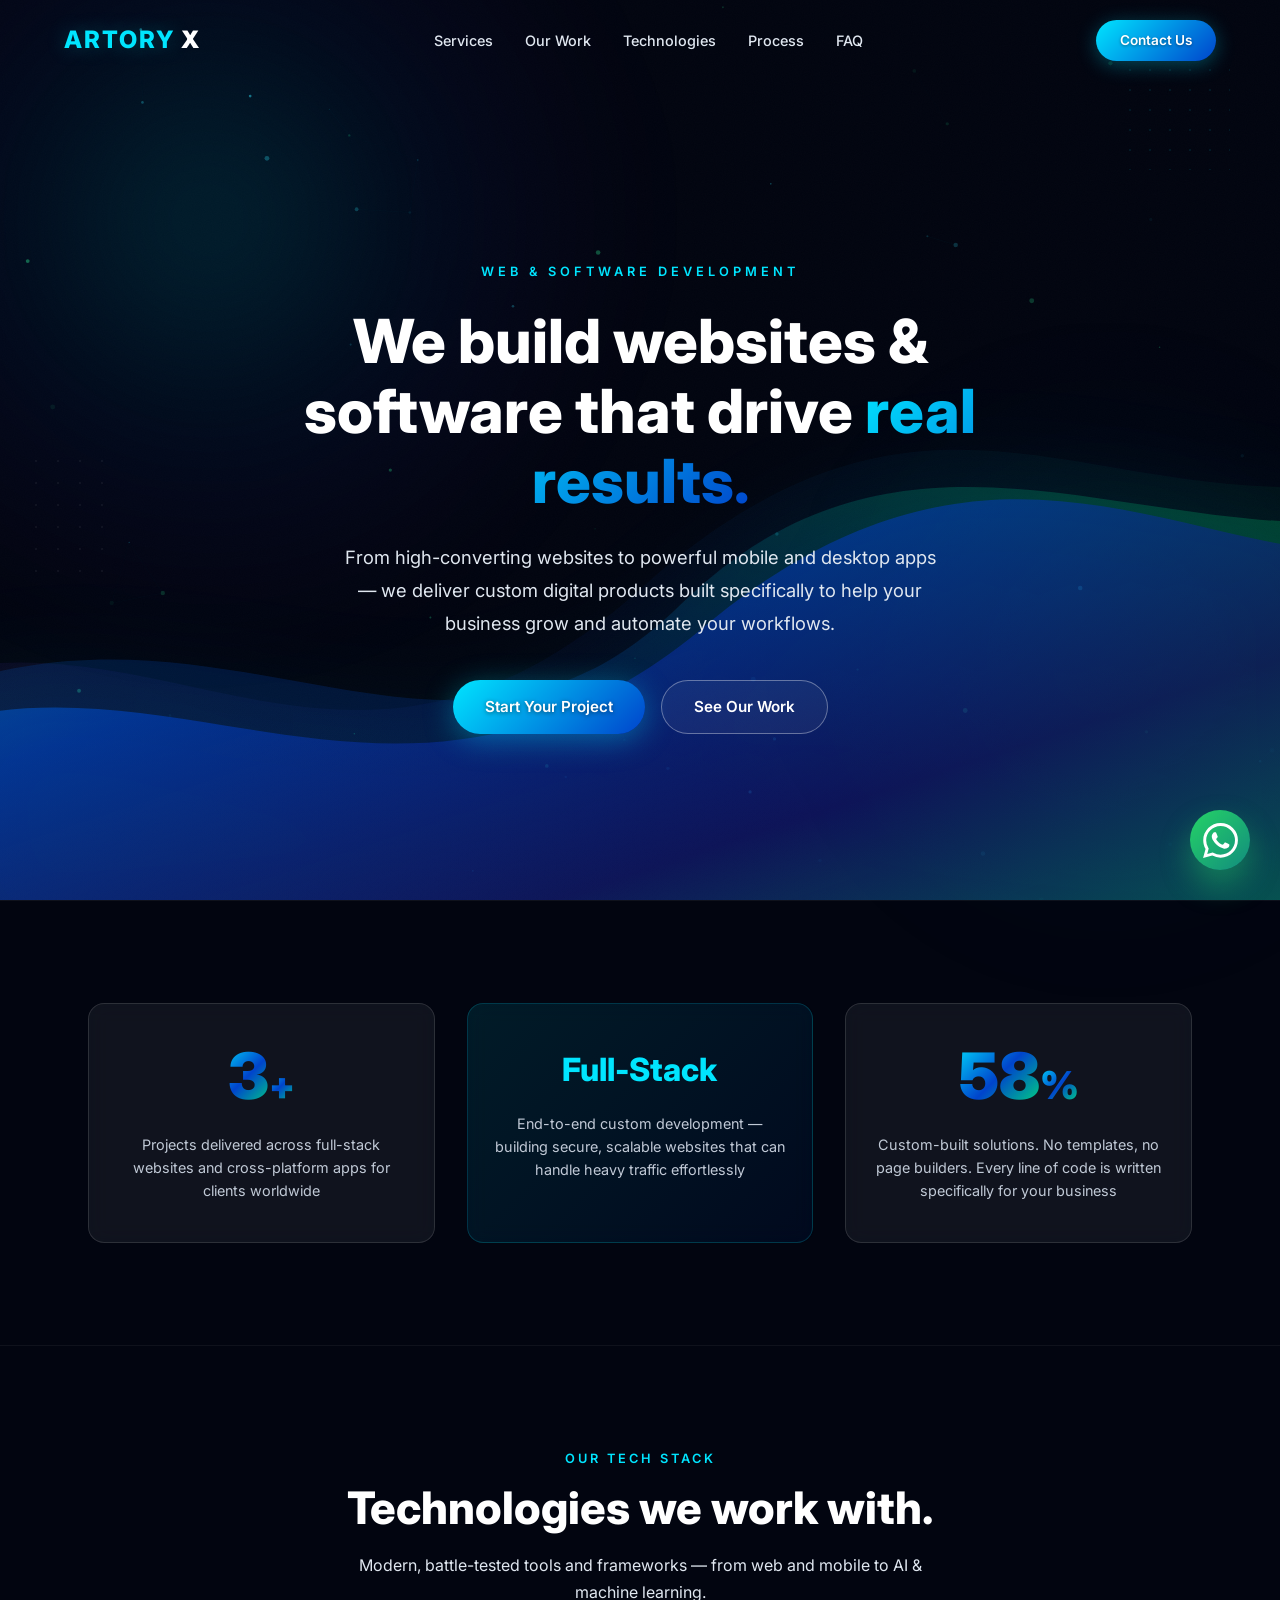
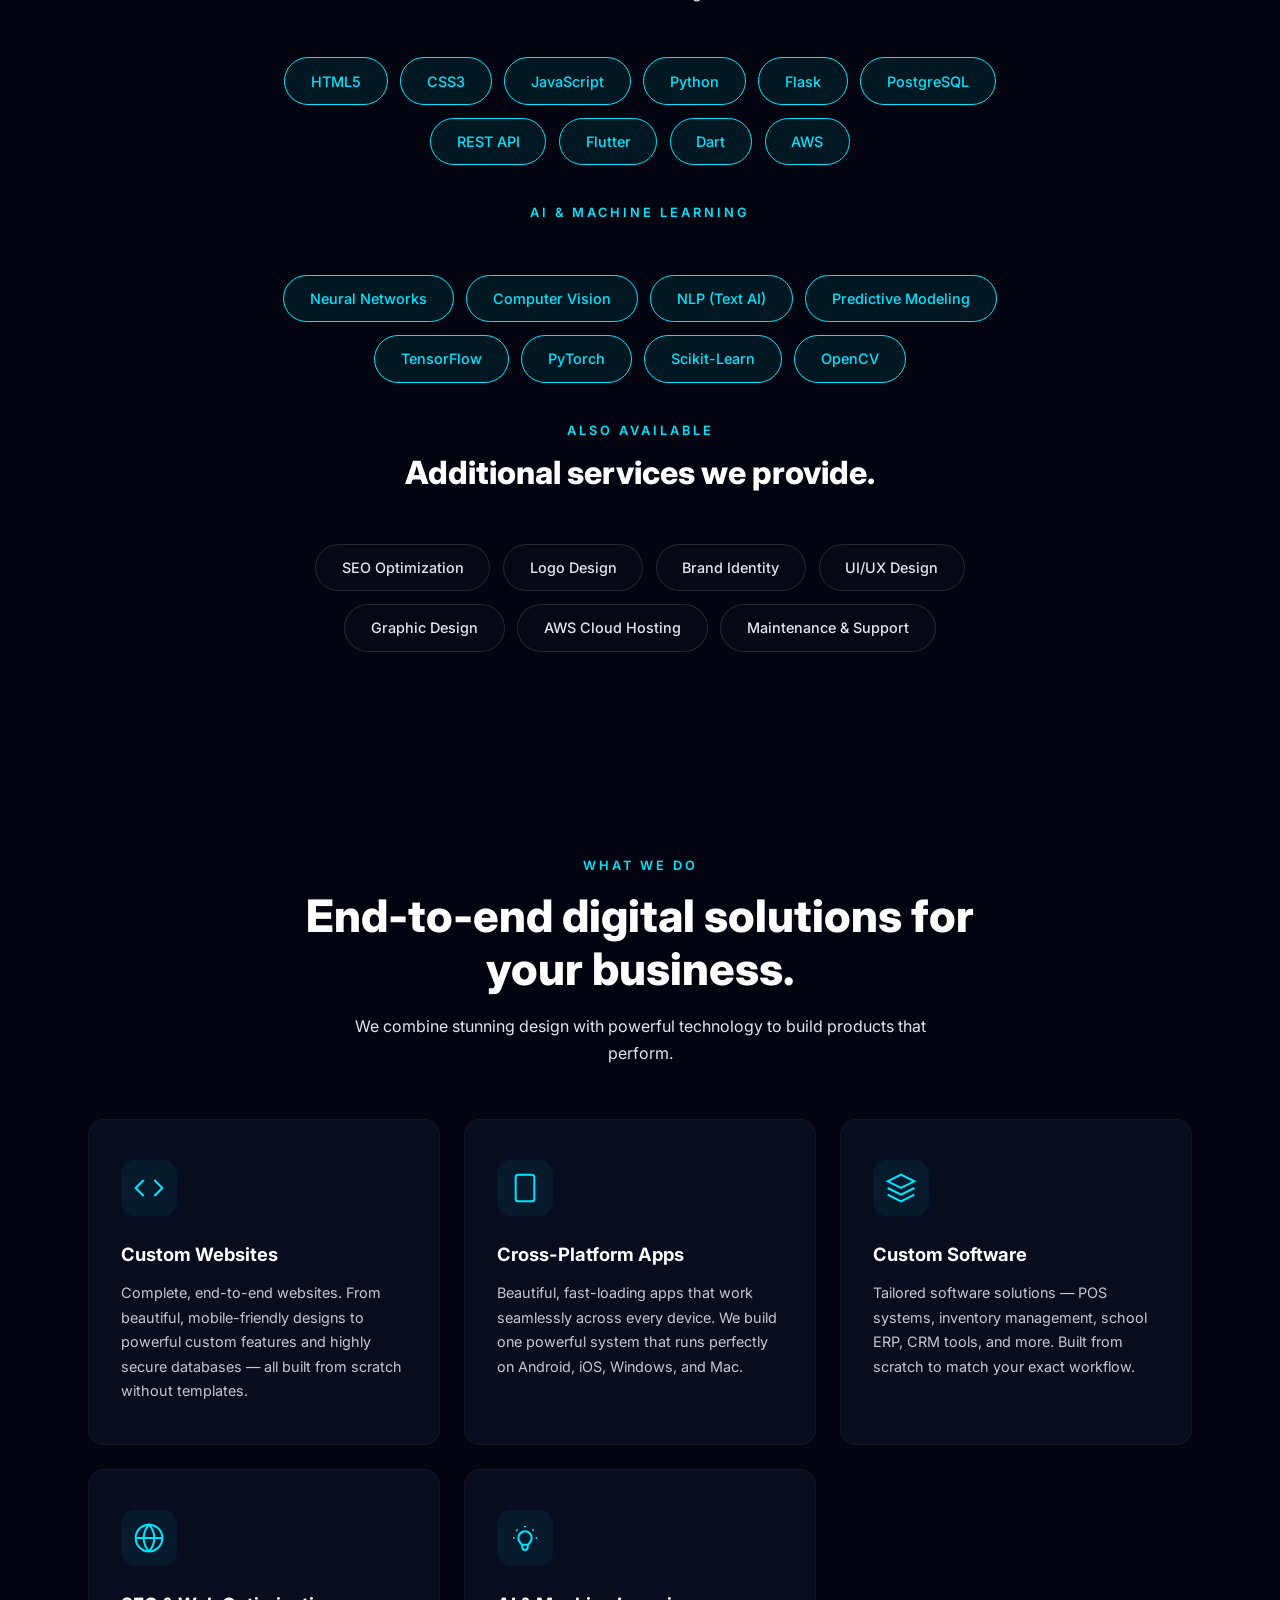
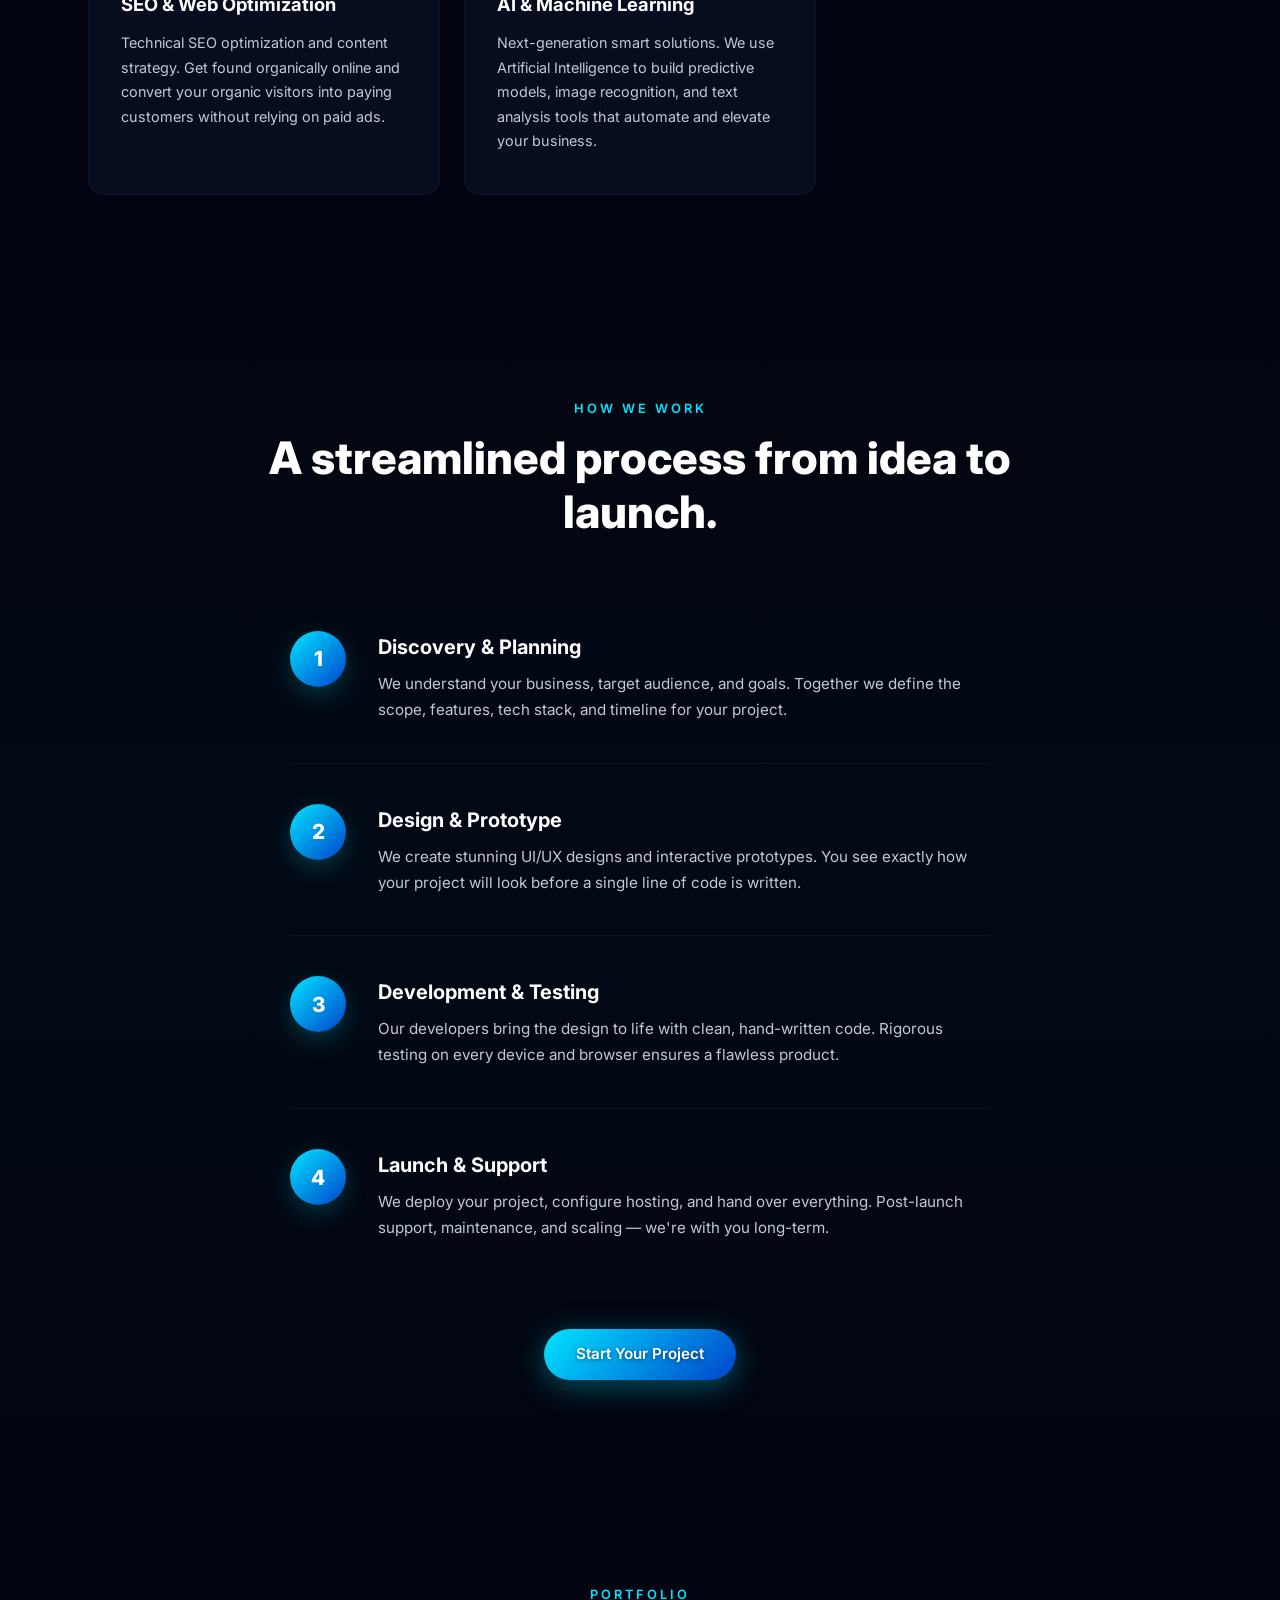
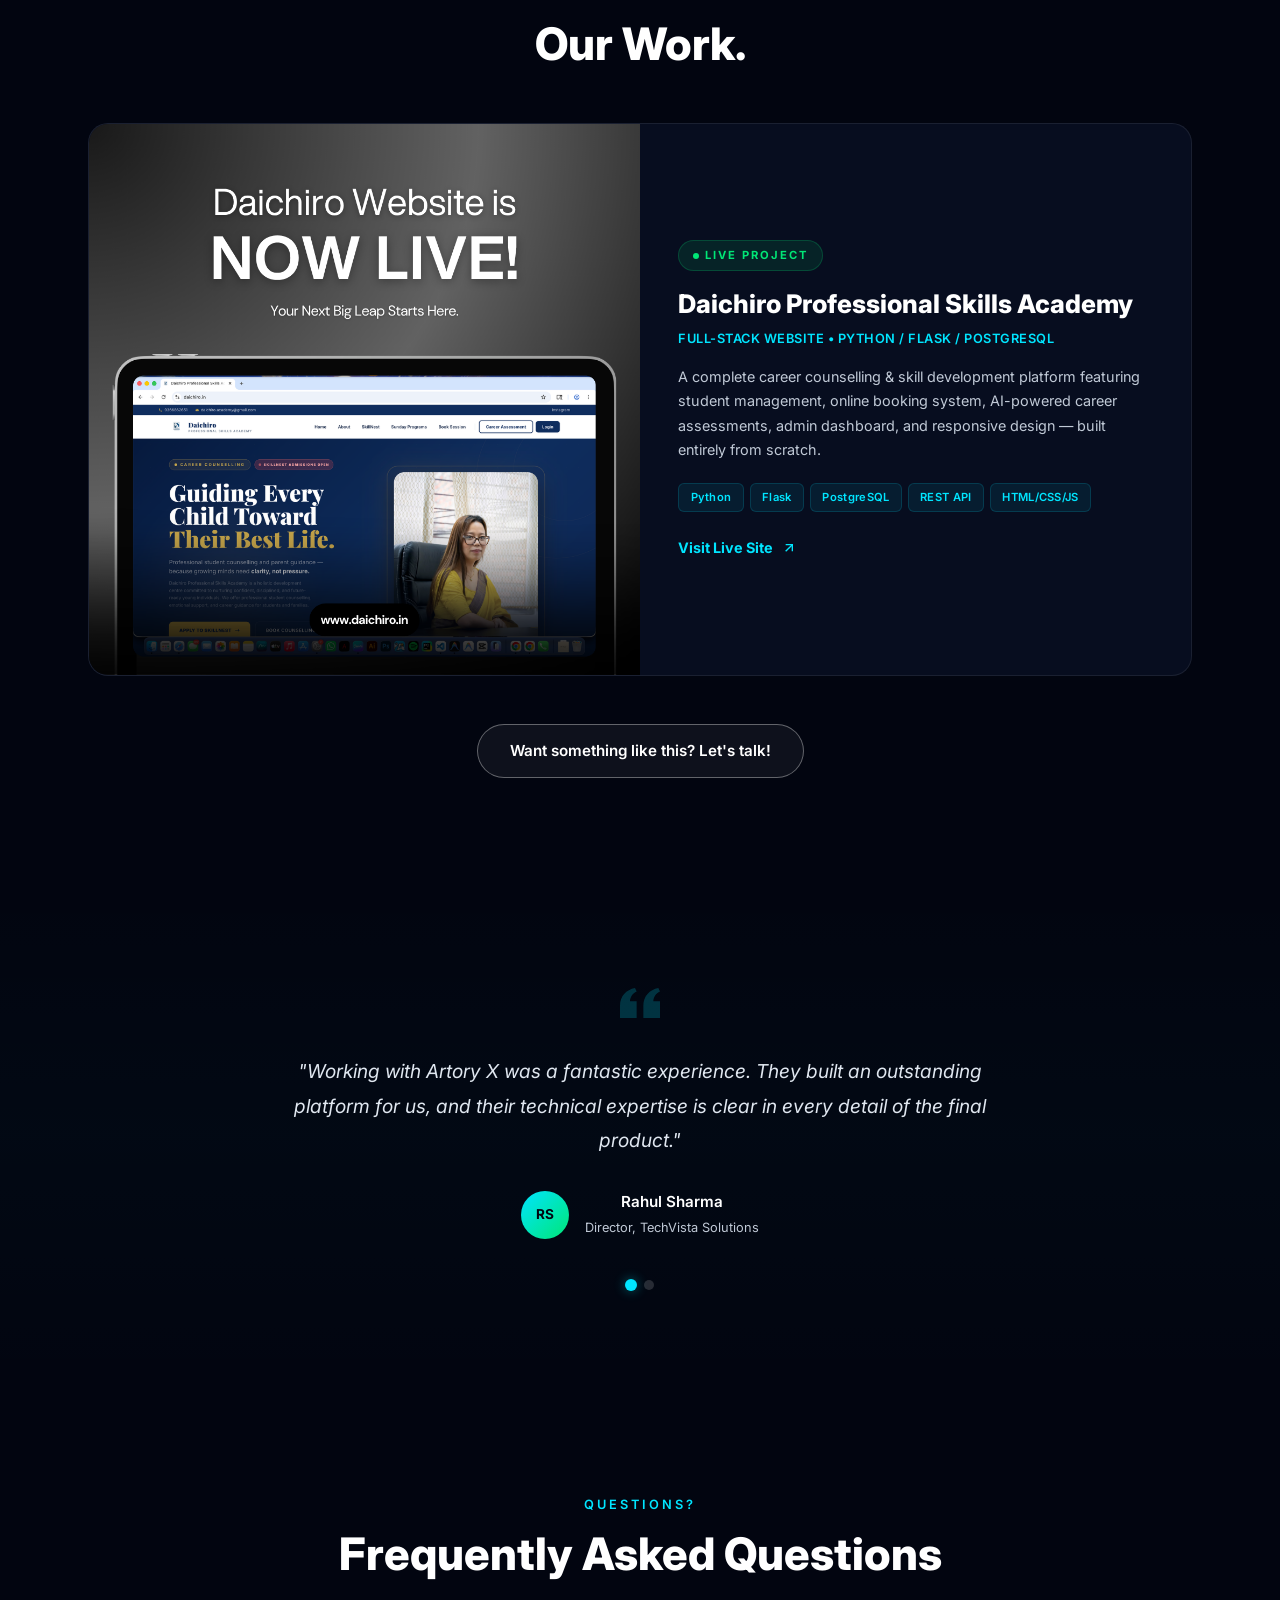
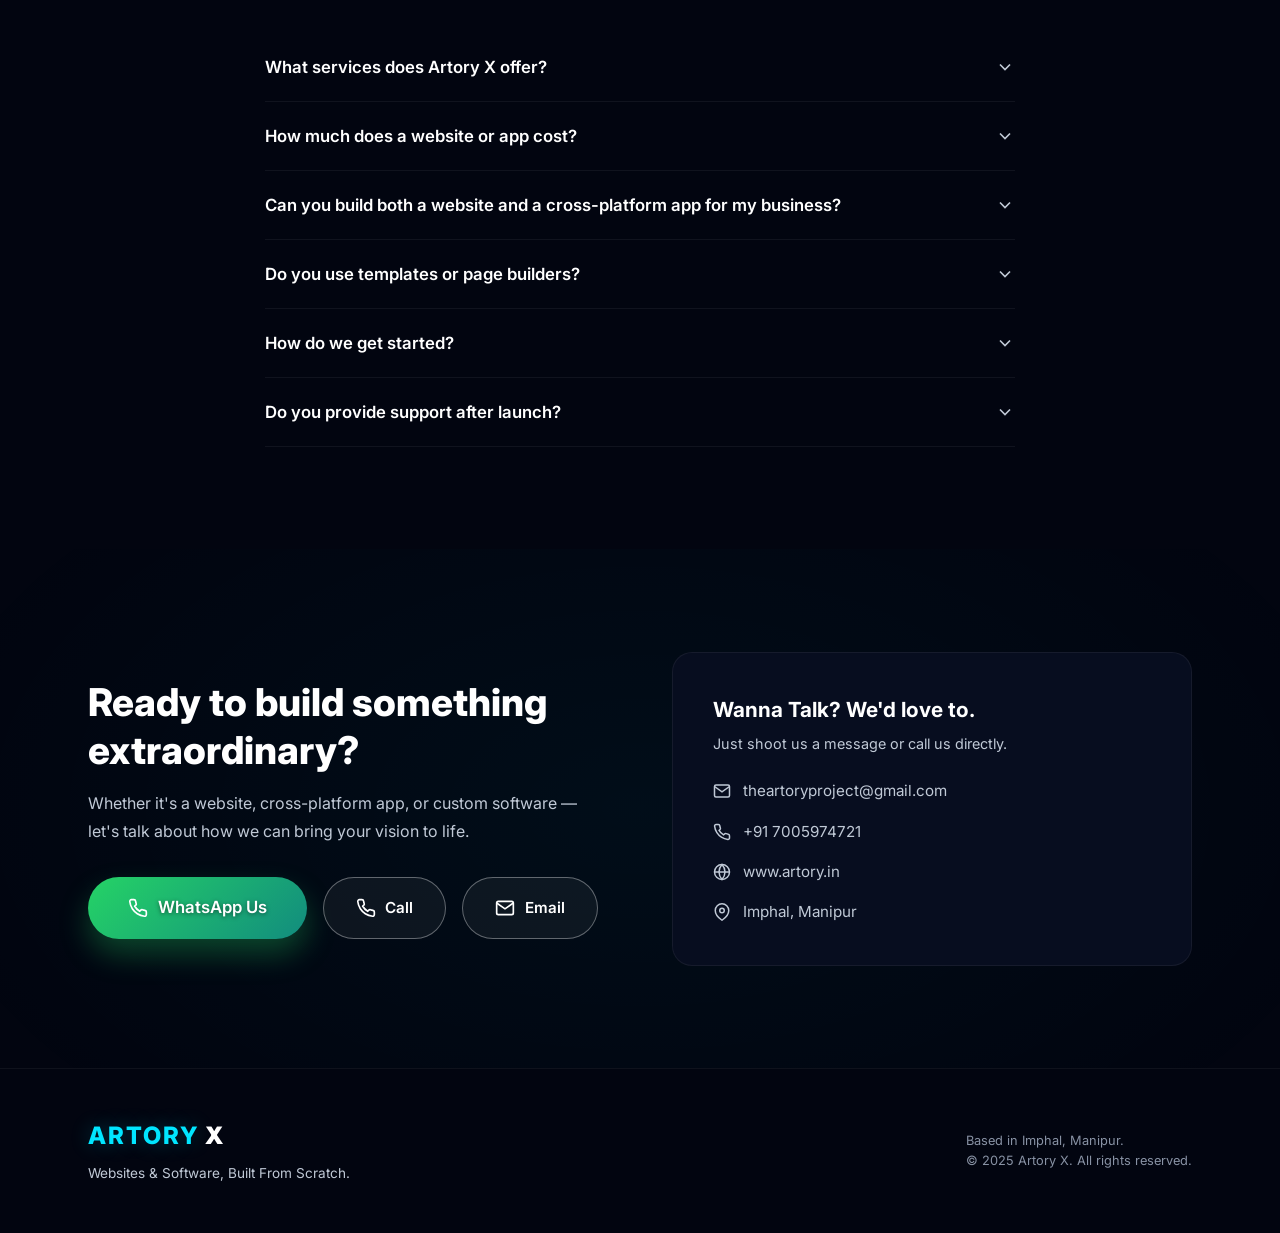
<file: index.html>
<!DOCTYPE html>
<html lang="en">
<head>
    <meta charset="UTF-8">
    <meta name="viewport" content="width=device-width, initial-scale=1.0">
    <title>Artory X — Custom Websites & Software Solutions</title>
    
    <!-- Primary Meta Tags -->
    <meta name="title" content="Artory X — Custom Websites & Software Solutions">
    <meta name="description" content="Artory X builds high-performance websites, cross-platform apps, custom software, and AI solutions. We deliver complete digital ecosystems built from scratch.">
    <meta name="keywords" content="web development, software development, custom websites, flutter apps, cross-platform apps, python, AI solutions, web design, Imphal, Manipur">
    <meta name="author" content="Artory X">
    <meta name="robots" content="index, follow">

    <!-- Open Graph / Facebook -->
    <meta property="og:type" content="website">
    <meta property="og:url" content="https://www.artory.in/">
    <meta property="og:title" content="Artory X — Custom Websites & Software Solutions">
    <meta property="og:description" content="Artory X builds high-performance websites, cross-platform apps, custom software, and AI solutions. We deliver complete digital ecosystems built from scratch.">
    <meta property="og:image" content="https://www.artory.in/logo/artorylogo.png">

    <!-- Twitter -->
    <meta property="twitter:card" content="summary_large_image">
    <meta property="twitter:url" content="https://www.artory.in/">
    <meta property="twitter:title" content="Artory X — Custom Websites & Software Solutions">
    <meta property="twitter:description" content="Artory X builds high-performance websites, cross-platform apps, custom software, and AI solutions. We deliver complete digital ecosystems built from scratch.">
    <meta property="twitter:image" content="https://www.artory.in/logo/artorylogo.png">

    <!-- Favicon -->
    <link rel="icon" href="logo/artorylogo.png" type="image/png">
    <link rel="preconnect" href="https://fonts.googleapis.com">
    <link rel="preconnect" href="https://fonts.gstatic.com" crossorigin>
    <link href="https://fonts.googleapis.com/css2?family=Inter:wght@300;400;500;600;700;800;900&display=swap" rel="stylesheet">
    <link rel="stylesheet" href="styles.css">
</head>
<body>

    <!-- ═══ BACKGROUND DECORATIVE LAYER ═══ -->
    <div class="bg-glow bg-glow--tl" aria-hidden="true"></div>
    <div class="bg-glow bg-glow--cr" aria-hidden="true"></div>
    <div class="dot-grid dot-grid--tr" aria-hidden="true"></div>
    <div class="dot-grid dot-grid--ml" aria-hidden="true"></div>
    <div class="noise-overlay" aria-hidden="true"></div>
    <div class="cursor-glow" id="cursorGlow" aria-hidden="true"></div>
    <canvas class="particle-canvas" id="particleCanvas" aria-hidden="true"></canvas>

    <!-- ═══ HEADER / NAV ═══ -->
    <header class="header" id="header">
        <a href="#" class="logo" aria-label="Artory X Homepage">
            <span class="logo__name">ARTORY</span><span class="logo__x">X</span>
        </a>
        <nav class="nav" id="nav">
            <a href="#services" class="nav__link">Services</a>
            <a href="#work" class="nav__link">Our Work</a>
            <a href="#addons" class="nav__link">Technologies</a>
            <a href="#process" class="nav__link">Process</a>
            <a href="#faq" class="nav__link">FAQ</a>
        </nav>
        <a href="#contact" class="header__cta">Contact Us</a>
        <button class="mobile-menu-btn" id="mobileMenuBtn" aria-label="Toggle navigation menu">
            <span class="bar bar--1"></span>
            <span class="bar bar--2"></span>
        </button>
    </header>

    <!-- ═══ HERO SECTION ═══ -->
    <section class="hero" id="hero">
        <div class="hero__wave" aria-hidden="true">
            <svg class="hero__wave-svg" viewBox="0 0 1440 900" preserveAspectRatio="none" xmlns="http://www.w3.org/2000/svg">
                <defs>
                    <linearGradient id="wg1" x1="0%" y1="0%" x2="100%" y2="100%">
                        <stop offset="0%" stop-color="#00b8d4" stop-opacity="0.7"/>
                        <stop offset="30%" stop-color="#0044cc" stop-opacity="0.55"/>
                        <stop offset="60%" stop-color="#1a0a6b" stop-opacity="0.5"/>
                        <stop offset="100%" stop-color="#00c853" stop-opacity="0.6"/>
                    </linearGradient>
                    <linearGradient id="wg2" x1="100%" y1="0%" x2="0%" y2="100%">
                        <stop offset="0%" stop-color="#00c853" stop-opacity="0.3"/>
                        <stop offset="50%" stop-color="#0044cc" stop-opacity="0.2"/>
                        <stop offset="100%" stop-color="#00b8d4" stop-opacity="0.18"/>
                    </linearGradient>
                    <linearGradient id="wg3" x1="0%" y1="50%" x2="100%" y2="50%">
                        <stop offset="0%" stop-color="#7c3aed" stop-opacity="0.08"/>
                        <stop offset="50%" stop-color="#0044cc" stop-opacity="0.06"/>
                        <stop offset="100%" stop-color="#00c853" stop-opacity="0.07"/>
                    </linearGradient>
                </defs>
                <path class="wave-p wave-p--3" d="M-100,550 C200,350 400,750 720,400 C1040,50 1200,350 1540,250 L1540,950 L-100,950Z" fill="url(#wg3)"/>
                <path class="wave-p wave-p--2" d="M-100,580 C250,320 500,720 750,420 C1000,120 1250,380 1540,300 L1540,950 L-100,950Z" fill="url(#wg2)"/>
                <path class="wave-p wave-p--1" d="M-100,620 C200,400 450,780 780,450 C1100,120 1300,400 1540,350 L1540,950 L-100,950Z" fill="url(#wg1)"/>
            </svg>
        </div>
        <div class="container hero__inner">
            <p class="hero__eyebrow reveal">Web & Software Development</p>
            <h1 class="hero__heading reveal">
                We build websites & software that drive <span class="hero__accent">real results.</span>
            </h1>
            <p class="hero__sub reveal">
                From high-converting websites to powerful mobile and desktop apps — we deliver custom digital products built specifically to help your business grow and automate your workflows.
            </p>
            <div class="hero__actions reveal">
                <a href="#contact" class="btn btn--primary">Start Your Project</a>
                <a href="#work" class="btn btn--outline">See Our Work</a>
            </div>
        </div>
    </section>

    <!-- ═══ STATS SECTION ═══ -->
    <section class="stats" id="stats">
        <div class="container stats__grid">
            <div class="stat reveal">
                <span class="stat__number" data-target="5">0</span><span class="stat__percent">+</span>
                <p class="stat__text">Projects delivered across full-stack websites and cross-platform apps for clients worldwide</p>
            </div>
            <div class="stat stat--highlight reveal">
                <span class="stat__label">Full-Stack</span>
                <p class="stat__text">End-to-end custom development — building secure, scalable websites that can handle heavy traffic effortlessly</p>
            </div>
            <div class="stat reveal">
                <span class="stat__number" data-target="100">0</span><span class="stat__percent">%</span>
                <p class="stat__text">Custom-built solutions. No templates, no page builders. Every line of code is written specifically for your business</p>
            </div>
        </div>
    </section>

    <!-- ═══ TECHNOLOGIES & AI/ML STACK ═══ -->
    <section class="addons" id="addons">
        <div class="container">
            <div class="section-header reveal">
                <p class="section-header__eyebrow">Our Tech Stack</p>
                <h2 class="section-header__title">Technologies we work with.</h2>
                <p class="section-header__sub">Modern, battle-tested tools and frameworks — from web and mobile to AI & machine learning.</p>
            </div>
            <div class="addons__grid reveal">
                <span class="addon-pill addon-pill--accent">HTML5</span>
                <span class="addon-pill addon-pill--accent">CSS3</span>
                <span class="addon-pill addon-pill--accent">JavaScript</span>
                <span class="addon-pill addon-pill--accent">Python</span>
                <span class="addon-pill addon-pill--accent">Flask</span>
                <span class="addon-pill addon-pill--accent">PostgreSQL</span>
                <span class="addon-pill addon-pill--accent">REST API</span>
                <span class="addon-pill addon-pill--accent">Flutter</span>
                <span class="addon-pill addon-pill--accent">Dart</span>
                <span class="addon-pill addon-pill--accent">AWS</span>
            </div>
            <div class="section-header reveal" style="margin-top: clamp(1.5rem, 3vw, 2.5rem);">
                <p class="section-header__eyebrow">AI & Machine Learning</p>
            </div>
            <div class="addons__grid reveal">
                <span class="addon-pill addon-pill--accent">Neural Networks</span>
                <span class="addon-pill addon-pill--accent">Computer Vision</span>
                <span class="addon-pill addon-pill--accent">NLP (Text AI)</span>
                <span class="addon-pill addon-pill--accent">Predictive Modeling</span>
                <span class="addon-pill addon-pill--accent">TensorFlow</span>
                <span class="addon-pill addon-pill--accent">PyTorch</span>
                <span class="addon-pill addon-pill--accent">Scikit-Learn</span>
                <span class="addon-pill addon-pill--accent">OpenCV</span>
            </div>
            <div class="section-header reveal" style="margin-top: clamp(1.5rem, 3vw, 2.5rem);">
                <p class="section-header__eyebrow">Also Available</p>
                <h2 class="section-header__title" style="font-size: clamp(1.4rem, 2.5vw, 2rem);">Additional services we provide.</h2>
            </div>
            <div class="addons__grid reveal">
                <span class="addon-pill">SEO Optimization</span>
                <span class="addon-pill">Logo Design</span>
                <span class="addon-pill">Brand Identity</span>
                <span class="addon-pill">UI/UX Design</span>
                <span class="addon-pill">Graphic Design</span>
                <span class="addon-pill">AWS Cloud Hosting</span>
                <span class="addon-pill">Maintenance & Support</span>
            </div>
        </div>
    </section>

    <!-- ═══ SERVICES SECTION ═══ -->
    <section class="services" id="services">
        <div class="container">
            <div class="section-header reveal">
                <p class="section-header__eyebrow">What We Do</p>
                <h2 class="section-header__title">End-to-end digital solutions for your business.</h2>
                <p class="section-header__sub">We combine stunning design with powerful technology to build products that perform.</p>
            </div>
            <div class="services__grid">
                <div class="service-card reveal">
                    <div class="service-card__icon">
                        <svg width="32" height="32" viewBox="0 0 24 24" fill="none" stroke="currentColor" stroke-width="1.5"><polyline points="16 18 22 12 16 6"/><polyline points="8 6 2 12 8 18"/></svg>
                    </div>
                    <h3 class="service-card__title">Custom Websites</h3>
                    <p class="service-card__text">Complete, end-to-end websites. From beautiful, mobile-friendly designs to powerful custom features and highly secure databases — all built from scratch without templates.</p>
                </div>
                <div class="service-card reveal">
                    <div class="service-card__icon">
                        <svg width="32" height="32" viewBox="0 0 24 24" fill="none" stroke="currentColor" stroke-width="1.5"><rect x="5" y="2" width="14" height="20" rx="2" ry="2"/><line x1="12" y1="18" x2="12.01" y2="18"/></svg>
                    </div>
                    <h3 class="service-card__title">Cross-Platform Apps</h3>
                    <p class="service-card__text">Beautiful, fast-loading apps that work seamlessly across every device. We build one powerful system that runs perfectly on Android, iOS, Windows, and Mac.</p>
                </div>
                <div class="service-card reveal">
                    <div class="service-card__icon">
                        <svg width="32" height="32" viewBox="0 0 24 24" fill="none" stroke="currentColor" stroke-width="1.5"><path d="M12 2L2 7l10 5 10-5-10-5z"/><path d="M2 17l10 5 10-5"/><path d="M2 12l10 5 10-5"/></svg>
                    </div>
                    <h3 class="service-card__title">Custom Software</h3>
                    <p class="service-card__text">Tailored software solutions — POS systems, inventory management, school ERP, CRM tools, and more. Built from scratch to match your exact workflow.</p>
                </div>
                <div class="service-card reveal">
                    <div class="service-card__icon">
                        <svg width="32" height="32" viewBox="0 0 24 24" fill="none" stroke="currentColor" stroke-width="1.5"><circle cx="12" cy="12" r="10"/><line x1="2" y1="12" x2="22" y2="12"/><path d="M12 2a15.3 15.3 0 0 1 4 10 15.3 15.3 0 0 1-4 10 15.3 15.3 0 0 1-4-10 15.3 15.3 0 0 1 4-10z"/></svg>
                    </div>
                    <h3 class="service-card__title">SEO & Web Optimization</h3>
                    <p class="service-card__text">Technical SEO optimization and content strategy. Get found organically online and convert your organic visitors into paying customers without relying on paid ads.</p>
                </div>
                <div class="service-card reveal">
                    <div class="service-card__icon">
                        <svg width="32" height="32" viewBox="0 0 24 24" fill="none" stroke="currentColor" stroke-width="1.5"><path d="M9.663 17h4.673M12 3v1m6.364 1.636l-.707.707M21 12h-1M4 12H3m3.343-5.657l-.707-.707m2.828 9.9a5 5 0 117.072 0l-.548.547A3.374 3.374 0 0014 18.469V19a2 2 0 11-4 0v-.531c0-.895-.356-1.754-.988-2.386l-.548-.547z"/></svg>
                    </div>
                    <h3 class="service-card__title">AI & Machine Learning</h3>
                    <p class="service-card__text">Next-generation smart solutions. We use Artificial Intelligence to build predictive models, image recognition, and text analysis tools that automate and elevate your business.</p>
                </div>
            </div>
        </div>
    </section>

    <!-- ═══ PROCESS SECTION ═══ -->
    <section class="process" id="process">
        <div class="container">
            <div class="section-header reveal">
                <p class="section-header__eyebrow">How We Work</p>
                <h2 class="section-header__title">A streamlined process from idea to launch.</h2>
            </div>
            <div class="process__steps">
                <div class="process-step reveal">
                    <div class="process-step__num">1</div>
                    <div class="process-step__content">
                        <h3 class="process-step__title">Discovery & Planning</h3>
                        <p class="process-step__text">We understand your business, target audience, and goals. Together we define the scope, features, tech stack, and timeline for your project.</p>
                    </div>
                </div>
                <div class="process-step reveal">
                    <div class="process-step__num">2</div>
                    <div class="process-step__content">
                        <h3 class="process-step__title">Design & Prototype</h3>
                        <p class="process-step__text">We create stunning UI/UX designs and interactive prototypes. You see exactly how your project will look before a single line of code is written.</p>
                    </div>
                </div>
                <div class="process-step reveal">
                    <div class="process-step__num">3</div>
                    <div class="process-step__content">
                        <h3 class="process-step__title">Development & Testing</h3>
                        <p class="process-step__text">Our developers bring the design to life with clean, hand-written code. Rigorous testing on every device and browser ensures a flawless product.</p>
                    </div>
                </div>
                <div class="process-step reveal">
                    <div class="process-step__num">4</div>
                    <div class="process-step__content">
                        <h3 class="process-step__title">Launch & Support</h3>
                        <p class="process-step__text">We deploy your project, configure hosting, and hand over everything. Post-launch support, maintenance, and scaling — we're with you long-term.</p>
                    </div>
                </div>
            </div>
            <div class="process__cta reveal">
                <a href="#contact" class="btn btn--primary">Start Your Project</a>
            </div>
        </div>
    </section>

    <!-- ═══ PORTFOLIO / OUR WORK ═══ -->
    <section class="work" id="work">
        <div class="container">
            <div class="section-header reveal">
                <p class="section-header__eyebrow">Portfolio</p>
                <h2 class="section-header__title">Our Work.</h2>
            </div>
            <div class="work-showcase reveal">
                <div class="work-showcase__img-wrap">
                    <img src="assets/Daichiro.png" alt="Daichiro Professional Skills Academy Website" class="work-showcase__img" loading="lazy">
                </div>
                <div class="work-showcase__info">
                    <span class="work-showcase__badge">Live Project</span>
                    <h3 class="work-showcase__name">Daichiro Professional Skills Academy</h3>
                    <span class="work-showcase__tag">Full-Stack Website • Python / Flask / PostgreSQL</span>
                    <p class="work-showcase__desc">A complete career counselling & skill development platform featuring student management, online booking system, AI-powered career assessments, admin dashboard, and responsive design — built entirely from scratch.</p>
                    <div class="work-showcase__tech">
                        <span>Python</span><span>Flask</span><span>PostgreSQL</span><span>REST API</span><span>HTML/CSS/JS</span>
                    </div>
                    <a href="https://daichiro.in/" target="_blank" rel="noopener" class="work-showcase__link">
                        Visit Live Site
                        <svg width="16" height="16" viewBox="0 0 24 24" fill="none" stroke="currentColor" stroke-width="2"><path d="M7 17L17 7"/><path d="M7 7h10v10"/></svg>
                    </a>
                </div>
            </div>
            <div class="work__cta reveal">
                <a href="#contact" class="btn btn--outline">Want something like this? Let's talk!</a>
            </div>
        </div>
    </section>

    <!-- ═══ TESTIMONIALS ═══ -->
    <section class="testimonials" id="testimonials">
        <div class="container">
            <div class="testimonial-slider" id="testimonialSlider">
                <div class="testimonial reveal">
                    <div class="testimonial__quote">
                        <svg width="40" height="40" viewBox="0 0 24 24" fill="currentColor" opacity="0.2"><path d="M14.017 21v-7.391c0-5.704 3.731-9.57 8.983-10.609l.995 2.151c-2.432.917-3.995 3.638-3.995 5.849h4v10h-9.983zm-14.017 0v-7.391c0-5.704 3.748-9.57 9-10.609l.996 2.151c-2.433.917-3.996 3.638-3.996 5.849h3.983v10h-9.983z"/></svg>
                    </div>
                    <p class="testimonial__text">"Working with Artory X was a fantastic experience. They built an outstanding platform for us, and their technical expertise is clear in every detail of the final product."</p>
                    <div class="testimonial__author">
                        <div class="testimonial__avatar">RS</div>
                        <div>
                            <strong class="testimonial__name">Rahul Sharma</strong>
                            <span class="testimonial__role">Director, TechVista Solutions</span>
                        </div>
                    </div>
                </div>
                <div class="testimonial reveal" style="display:none;">
                    <div class="testimonial__quote">
                        <svg width="40" height="40" viewBox="0 0 24 24" fill="currentColor" opacity="0.2"><path d="M14.017 21v-7.391c0-5.704 3.731-9.57 8.983-10.609l.995 2.151c-2.432.917-3.995 3.638-3.995 5.849h4v10h-9.983zm-14.017 0v-7.391c0-5.704 3.748-9.57 9-10.609l.996 2.151c-2.433.917-3.996 3.638-3.996 5.849h3.983v10h-9.983z"/></svg>
                    </div>
                    <p class="testimonial__text">"We are incredibly pleased with the final result. The team exceeded our expectations and proactively added valuable features that went beyond our initial requirements. A five-star experience."</p>
                    <div class="testimonial__author">
                        <div class="testimonial__avatar">AP</div>
                        <div>
                            <strong class="testimonial__name">Ankit Patel</strong>
                            <span class="testimonial__role">Founder, Skyline Commerce</span>
                        </div>
                    </div>
                </div>
            </div>
            <div class="testimonial-dots" id="testimonialDots">
                <button class="testimonial-dot active" data-index="0" aria-label="Testimonial 1"></button>
                <button class="testimonial-dot" data-index="1" aria-label="Testimonial 2"></button>
            </div>
        </div>
    </section>

    <!-- ═══ FAQ SECTION ═══ -->
    <section class="faq" id="faq">
        <div class="container">
            <div class="section-header reveal">
                <p class="section-header__eyebrow">Questions?</p>
                <h2 class="section-header__title">Frequently Asked Questions</h2>
            </div>
            <div class="faq__list">
                <div class="faq-item reveal">
                    <button class="faq-item__q" aria-expanded="false">
                        <span>What services does Artory X offer?</span>
                        <svg class="faq-item__chevron" width="20" height="20" viewBox="0 0 24 24" fill="none" stroke="currentColor" stroke-width="2"><polyline points="6 9 12 15 18 9"/></svg>
                    </button>
                    <div class="faq-item__a">
                        <p>We build everything a modern business needs: custom websites, mobile and desktop apps, specialized business software (like inventory or booking systems), Artificial Intelligence tools, and stunning UI/UX design.</p>
                    </div>
                </div>
                <div class="faq-item reveal">
                    <button class="faq-item__q" aria-expanded="false">
                        <span>How much does a website or app cost?</span>
                        <svg class="faq-item__chevron" width="20" height="20" viewBox="0 0 24 24" fill="none" stroke="currentColor" stroke-width="2"><polyline points="6 9 12 15 18 9"/></svg>
                    </button>
                    <div class="faq-item__a">
                        <p>Every project is custom-built, so the cost depends on complexity, features, and timeline. We provide honest pricing, keep rates competitive, and are happy to tailor packages to fit your budget. Contact us for a free quote.</p>
                    </div>
                </div>
                <div class="faq-item reveal">
                    <button class="faq-item__q" aria-expanded="false">
                        <span>Can you build both a website and a cross-platform app for my business?</span>
                        <svg class="faq-item__chevron" width="20" height="20" viewBox="0 0 24 24" fill="none" stroke="currentColor" stroke-width="2"><polyline points="6 9 12 15 18 9"/></svg>
                    </button>
                    <div class="faq-item__a">
                        <p>Absolutely! We specialize in building complete digital ecosystems. We can build your website alongside a powerful app that connects to the exact same system — meaning your data is shared seamlessly across all devices.</p>
                    </div>
                </div>
                <div class="faq-item reveal">
                    <button class="faq-item__q" aria-expanded="false">
                        <span>Do you use templates or page builders?</span>
                        <svg class="faq-item__chevron" width="20" height="20" viewBox="0 0 24 24" fill="none" stroke="currentColor" stroke-width="2"><polyline points="6 9 12 15 18 9"/></svg>
                    </button>
                    <div class="faq-item__a">
                        <p>No. Every project is 100% hand-coded from scratch. This gives us complete control over design, performance, and scalability. No WordPress, no Wix, no drag-and-drop — just clean, custom code.</p>
                    </div>
                </div>
                <div class="faq-item reveal">
                    <button class="faq-item__q" aria-expanded="false">
                        <span>How do we get started?</span>
                        <svg class="faq-item__chevron" width="20" height="20" viewBox="0 0 24 24" fill="none" stroke="currentColor" stroke-width="2"><polyline points="6 9 12 15 18 9"/></svg>
                    </button>
                    <div class="faq-item__a">
                        <p>Simply call us or send an email. We'll discuss your requirements, understand your vision, give you an estimate, and start building. We work with clients worldwide — distance is never a barrier.</p>
                    </div>
                </div>
                <div class="faq-item reveal">
                    <button class="faq-item__q" aria-expanded="false">
                        <span>Do you provide support after launch?</span>
                        <svg class="faq-item__chevron" width="20" height="20" viewBox="0 0 24 24" fill="none" stroke="currentColor" stroke-width="2"><polyline points="6 9 12 15 18 9"/></svg>
                    </button>
                    <div class="faq-item__a">
                        <p>Yes! We offer ongoing maintenance, bug fixes, feature updates, and technical support. Your project doesn't end at launch — we're your long-term technology partner.</p>
                    </div>
                </div>
            </div>
        </div>
    </section>

    <!-- ═══ FINAL CTA SECTION ═══ -->
    <section class="final-cta" id="contact">
        <div class="container final-cta__inner">
            <div class="final-cta__content reveal">
                <h2 class="final-cta__title">Ready to build something<br>extraordinary?</h2>
                <p class="final-cta__text">Whether it's a website, cross-platform app, or custom software — let's talk about how we can bring your vision to life.</p>
                <div class="final-cta__actions">
                    <a href="https://wa.me/917005974721?text=Hi%20Artory%20X,%20I'm%20interested%20in%20building%20a%20project!" target="_blank" rel="noopener" class="btn btn--primary btn--lg" style="background: linear-gradient(135deg, #25D366, #128C7E); border: none; box-shadow: 0 15px 30px rgba(37, 211, 102, 0.3);">
                        <svg width="20" height="20" viewBox="0 0 24 24" fill="none" stroke="currentColor" stroke-width="2"><path d="M22 16.92v3a2 2 0 0 1-2.18 2 19.79 19.79 0 0 1-8.63-3.07 19.5 19.5 0 0 1-6-6 19.79 19.79 0 0 1-3.07-8.67A2 2 0 0 1 4.11 2h3a2 2 0 0 1 2 1.72c.127.96.361 1.903.7 2.81a2 2 0 0 1-.45 2.11L8.09 9.91a16 16 0 0 0 6 6l1.27-1.27a2 2 0 0 1 2.11-.45c.907.339 1.85.573 2.81.7A2 2 0 0 1 22 16.92z"/></svg>
                        WhatsApp Us
                    </a>
                    <a href="tel:+917005974721" class="btn btn--outline">
                        <svg width="20" height="20" viewBox="0 0 24 24" fill="none" stroke="currentColor" stroke-width="2"><path d="M22 16.92v3a2 2 0 0 1-2.18 2 19.79 19.79 0 0 1-8.63-3.07 19.5 19.5 0 0 1-6-6 19.79 19.79 0 0 1-3.07-8.67A2 2 0 0 1 4.11 2h3a2 2 0 0 1 2 1.72c.127.96.361 1.903.7 2.81a2 2 0 0 1-.45 2.11L8.09 9.91a16 16 0 0 0 6 6l1.27-1.27a2 2 0 0 1 2.11-.45c.907.339 1.85.573 2.81.7A2 2 0 0 1 22 16.92z"/></svg>
                        Call
                    </a>
                    <a href="mailto:theartoryproject@gmail.com" class="btn btn--outline">
                        <svg width="20" height="20" viewBox="0 0 24 24" fill="none" stroke="currentColor" stroke-width="2"><path d="M4 4h16c1.1 0 2 .9 2 2v12c0 1.1-.9 2-2 2H4c-1.1 0-2-.9-2-2V6c0-1.1.9-2 2-2z"/><polyline points="22,6 12,13 2,6"/></svg>
                        Email
                    </a>
                </div>
            </div>
            <div class="final-cta__contact-card reveal">
                <h3>Wanna Talk? We'd love to.</h3>
                <p class="final-cta__subtitle">Just shoot us a message or call us directly.</p>
                <div class="final-cta__links">
                    <a href="mailto:theartoryproject@gmail.com" class="final-cta__link">
                        <svg width="18" height="18" viewBox="0 0 24 24" fill="none" stroke="currentColor" stroke-width="2"><path d="M4 4h16c1.1 0 2 .9 2 2v12c0 1.1-.9 2-2 2H4c-1.1 0-2-.9-2-2V6c0-1.1.9-2 2-2z"/><polyline points="22,6 12,13 2,6"/></svg>
                        theartoryproject@gmail.com
                    </a>
                    <a href="tel:+917005974721" class="final-cta__link">
                        <svg width="18" height="18" viewBox="0 0 24 24" fill="none" stroke="currentColor" stroke-width="2"><path d="M22 16.92v3a2 2 0 0 1-2.18 2 19.79 19.79 0 0 1-8.63-3.07 19.5 19.5 0 0 1-6-6 19.79 19.79 0 0 1-3.07-8.67A2 2 0 0 1 4.11 2h3a2 2 0 0 1 2 1.72c.127.96.361 1.903.7 2.81a2 2 0 0 1-.45 2.11L8.09 9.91a16 16 0 0 0 6 6l1.27-1.27a2 2 0 0 1 2.11-.45c.907.339 1.85.573 2.81.7A2 2 0 0 1 22 16.92z"/></svg>
                        +91 7005974721
                    </a>
                    <a href="https://www.artory.in" target="_blank" rel="noopener" class="final-cta__link">
                        <svg width="18" height="18" viewBox="0 0 24 24" fill="none" stroke="currentColor" stroke-width="2"><circle cx="12" cy="12" r="10"/><path d="M2 12h20"/><path d="M12 2a15.3 15.3 0 0 1 4 10 15.3 15.3 0 0 1-4 10 15.3 15.3 0 0 1-4-10 15.3 15.3 0 0 1 4-10z"/></svg>
                        www.artory.in
                    </a>
                    <div class="final-cta__link" style="cursor: default;">
                        <svg width="18" height="18" viewBox="0 0 24 24" fill="none" stroke="currentColor" stroke-width="2"><path d="M21 10c0 7-9 13-9 13s-9-6-9-13a9 9 0 0 1 18 0z"/><circle cx="12" cy="10" r="3"/></svg>
                        Imphal, Manipur
                    </div>
                </div>
            </div>
        </div>
    </section>

    <!-- ═══ FOOTER ═══ -->
    <footer class="site-footer">
        <div class="container site-footer__inner">
            <div class="site-footer__brand">
                <a href="#" class="logo"><span class="logo__name">ARTORY</span><span class="logo__x">X</span></a>
                <p class="site-footer__tagline">Websites & Software, Built From Scratch.</p>
            </div>
            <div class="site-footer__copy">
                <p>Based in Imphal, Manipur.</p>
                <p>© 2025 Artory X. All rights reserved.</p>
            </div>
        </div>
    </footer>

    <!-- ═══ FLOATING WHATSAPP BUTTON ═══ -->
    <a href="https://wa.me/917005974721?text=Hi%20Artory%20X,%20I'm%20interested%20in%20building%20a%20project!" target="_blank" rel="noopener" class="whatsapp-float" aria-label="Chat on WhatsApp">
        <svg viewBox="0 0 24 24" fill="currentColor"><path d="M17.472 14.382c-.297-.149-1.758-.867-2.03-.967-.273-.099-.471-.148-.67.15-.197.297-.767.966-.94 1.164-.173.199-.347.223-.644.075-.297-.15-1.255-.463-2.39-1.475-.883-.788-1.48-1.761-1.653-2.059-.173-.297-.018-.458.13-.606.134-.133.298-.347.446-.52.149-.174.198-.298.298-.497.099-.198.05-.371-.025-.52-.075-.149-.669-1.612-.916-2.207-.242-.579-.487-.5-.669-.51-.173-.008-.371-.01-.57-.01-.198 0-.52.074-.792.372-.272.297-1.04 1.016-1.04 2.479 0 1.462 1.065 2.875 1.213 3.074.149.198 2.096 3.2 5.077 4.487.709.306 1.262.489 1.694.625.712.227 1.36.195 1.871.118.571-.085 1.758-.719 2.006-1.413.248-.694.248-1.289.173-1.413-.074-.124-.272-.198-.57-.347m-5.421 7.403h-.004a9.87 9.87 0 01-5.031-1.378l-.361-.214-3.741.982.998-3.648-.235-.374a9.86 9.86 0 01-1.51-5.26c.001-5.45 4.436-9.884 9.888-9.884 2.64 0 5.122 1.03 6.988 2.898a9.825 9.825 0 012.893 6.994c-.003 5.45-4.437 9.884-9.885 9.884m8.413-18.297A11.815 11.815 0 0012.05 0C5.495 0 .16 5.335.157 11.892c0 2.096.547 4.142 1.588 5.945L.057 24l6.305-1.654a11.882 11.882 0 005.683 1.448h.005c6.554 0 11.89-5.335 11.893-11.893a11.821 11.821 0 00-3.48-8.413Z"/></svg>
    </a>

    <!-- ═══ SCRIPTS ═══ -->
    <script>
    (() => {
        'use strict';
        const root = document.documentElement;
        let mouseX = 0, mouseY = 0;

        /* ═══════════════════════════════════════════
           1. CURSOR SPOTLIGHT GLOW
           ═══════════════════════════════════════════ */
        const cursorGlow = document.getElementById('cursorGlow');
        document.addEventListener('mousemove', e => {
            mouseX = e.clientX;
            mouseY = e.clientY;
            cursorGlow.style.left = mouseX + 'px';
            cursorGlow.style.top = mouseY + 'px';
            if (!cursorGlow.classList.contains('is-active')) cursorGlow.classList.add('is-active');
        });
        document.addEventListener('mouseleave', () => cursorGlow.classList.remove('is-active'));

        /* ═══════════════════════════════════════════
           2. 3D TILT ON CARDS (service + work + stat)
           ═══════════════════════════════════════════ */
        const tiltCards = document.querySelectorAll('.service-card, .work-card, .stat');
        tiltCards.forEach(card => {
            card.addEventListener('mousemove', e => {
                const rect = card.getBoundingClientRect();
                const x = e.clientX - rect.left;
                const y = e.clientY - rect.top;
                const centerX = rect.width / 2;
                const centerY = rect.height / 2;
                const rotateX = ((y - centerY) / centerY) * -8;
                const rotateY = ((x - centerX) / centerX) * 8;
                card.style.transform = `perspective(800px) rotateX(${rotateX}deg) rotateY(${rotateY}deg) translateZ(10px)`;
                // Inner glow follows cursor
                card.style.background = `radial-gradient(circle at ${x}px ${y}px, rgba(0,229,255,0.06) 0%, var(--bg-card) 60%)`;
            });
            card.addEventListener('mouseleave', () => {
                card.style.transform = 'perspective(800px) rotateX(0) rotateY(0) translateZ(0)';
                card.style.background = '';
                card.style.transition = 'transform 0.6s cubic-bezier(0.22,1,0.36,1), background 0.6s ease';
            });
            card.addEventListener('mouseenter', () => {
                card.style.transition = 'transform 0.1s ease-out, background 0.1s ease-out';
            });
        });

        /* ═══════════════════════════════════════════
           3. PARALLAX DEPTH SCROLL
           ═══════════════════════════════════════════ */
        const parallaxElements = [
            { el: document.querySelector('.bg-glow--tl'), speed: 0.03 },
            { el: document.querySelector('.bg-glow--cr'), speed: -0.02 },
            { el: document.querySelector('.dot-grid--tr'), speed: 0.05 },
            { el: document.querySelector('.dot-grid--ml'), speed: -0.04 },
            { el: document.querySelector('.hero__wave'), speed: 0.015 },
        ].filter(p => p.el);

        window.addEventListener('scroll', () => {
            const scrollY = window.scrollY;
            parallaxElements.forEach(({ el, speed }) => {
                el.style.transform = `translateY(${scrollY * speed}px)` + (el.classList.contains('dot-grid--ml') ? ' translateX(0)' : '');
            });
        }, { passive: true });

        /* ═══════════════════════════════════════════
           4. HERO PARALLAX ON MOUSE
           ═══════════════════════════════════════════ */
        const heroSection = document.getElementById('hero');
        const heroHeading = heroSection.querySelector('.hero__heading');
        const heroEyebrow = heroSection.querySelector('.hero__eyebrow');
        const heroSub = heroSection.querySelector('.hero__sub');

        heroSection.addEventListener('mousemove', e => {
            const rect = heroSection.getBoundingClientRect();
            const cx = (e.clientX - rect.left) / rect.width - 0.5;
            const cy = (e.clientY - rect.top) / rect.height - 0.5;
            if (heroHeading)  heroHeading.style.transform = `translate(${cx * -20}px, ${cy * -12}px)`;
            if (heroEyebrow)  heroEyebrow.style.transform = `translate(${cx * -10}px, ${cy * -6}px)`;
            if (heroSub)      heroSub.style.transform = `translate(${cx * -8}px, ${cy * -5}px)`;
        });
        heroSection.addEventListener('mouseleave', () => {
            [heroHeading, heroEyebrow, heroSub].forEach(el => {
                if (el) el.style.transform = 'translate(0, 0)';
            });
        });

        /* ═══════════════════════════════════════════
           5. FLOATING PARTICLE CANVAS
           ═══════════════════════════════════════════ */
        const canvas = document.getElementById('particleCanvas');
        const ctx = canvas.getContext('2d');
        let particles = [];

        function resizeCanvas() {
            canvas.width = window.innerWidth;
            canvas.height = window.innerHeight;
        }
        resizeCanvas();
        window.addEventListener('resize', resizeCanvas);

        class Particle {
            constructor() { this.reset(); }
            reset() {
                this.x = Math.random() * canvas.width;
                this.y = Math.random() * canvas.height;
                this.size = Math.random() * 2 + 0.5;
                this.speedX = (Math.random() - 0.5) * 0.3;
                this.speedY = (Math.random() - 0.5) * 0.3;
                this.opacity = Math.random() * 0.3 + 0.05;
                this.hue = Math.random() > 0.5 ? 187 : 152; // cyan or green hue
            }
            update() {
                this.x += this.speedX;
                this.y += this.speedY;
                // Drift toward mouse slightly
                const dx = mouseX - this.x;
                const dy = mouseY - this.y;
                const dist = Math.sqrt(dx * dx + dy * dy);
                if (dist < 300) {
                    this.x += dx * 0.0008;
                    this.y += dy * 0.0008;
                    this.opacity = Math.min(this.opacity + 0.003, 0.5);
                } else {
                    this.opacity = Math.max(this.opacity - 0.001, 0.05);
                }
                if (this.x < 0 || this.x > canvas.width || this.y < 0 || this.y > canvas.height) this.reset();
            }
            draw() {
                ctx.beginPath();
                ctx.arc(this.x, this.y, this.size, 0, Math.PI * 2);
                ctx.fillStyle = `hsla(${this.hue}, 100%, 60%, ${this.opacity})`;
                ctx.fill();
            }
        }

        for (let i = 0; i < 60; i++) particles.push(new Particle());

        function animateParticles() {
            ctx.clearRect(0, 0, canvas.width, canvas.height);
            particles.forEach(p => { p.update(); p.draw(); });
            // Draw connecting lines between nearby particles
            for (let i = 0; i < particles.length; i++) {
                for (let j = i + 1; j < particles.length; j++) {
                    const dx = particles[i].x - particles[j].x;
                    const dy = particles[i].y - particles[j].y;
                    const dist = Math.sqrt(dx * dx + dy * dy);
                    if (dist < 120) {
                        ctx.beginPath();
                        ctx.moveTo(particles[i].x, particles[i].y);
                        ctx.lineTo(particles[j].x, particles[j].y);
                        ctx.strokeStyle = `rgba(0, 229, 255, ${0.06 * (1 - dist / 120)})`;
                        ctx.lineWidth = 0.5;
                        ctx.stroke();
                    }
                }
            }
            requestAnimationFrame(animateParticles);
        }
        animateParticles();

        /* ═══════════════════════════════════════════
           6. SECTION REVEAL OBSERVER
           ═══════════════════════════════════════════ */
        const revealObserver = new IntersectionObserver(entries => {
            entries.forEach(entry => {
                if (entry.isIntersecting) {
                    entry.target.classList.add('is-visible');
                    revealObserver.unobserve(entry.target);
                }
            });
        }, { threshold: 0.1, rootMargin: '0px 0px -60px 0px' });
        document.querySelectorAll('.reveal').forEach(el => revealObserver.observe(el));

        /* ═══════════════════════════════════════════
           7. ANIMATED STAT COUNTERS
           ═══════════════════════════════════════════ */
        const counterObserver = new IntersectionObserver(entries => {
            entries.forEach(entry => {
                if (entry.isIntersecting) {
                    const el = entry.target;
                    const target = parseInt(el.dataset.target, 10);
                    let current = 0;
                    const increment = target / 60;
                    const timer = setInterval(() => {
                        current += increment;
                        if (current >= target) { current = target; clearInterval(timer); }
                        el.textContent = Math.round(current);
                    }, 25);
                    counterObserver.unobserve(el);
                }
            });
        }, { threshold: 0.5 });
        document.querySelectorAll('[data-target]').forEach(el => counterObserver.observe(el));

        /* ═══════════════════════════════════════════
           8. FAQ ACCORDION
           ═══════════════════════════════════════════ */
        document.querySelectorAll('.faq-item__q').forEach(btn => {
            btn.addEventListener('click', () => {
                const item = btn.parentElement;
                const isOpen = item.classList.contains('is-open');
                document.querySelectorAll('.faq-item.is-open').forEach(el => el.classList.remove('is-open'));
                if (!isOpen) item.classList.add('is-open');
                btn.setAttribute('aria-expanded', !isOpen);
            });
        });

        /* ═══════════════════════════════════════════
           9. TESTIMONIAL SLIDER
           ═══════════════════════════════════════════ */
        const testimonials = document.querySelectorAll('.testimonial');
        const dots = document.querySelectorAll('.testimonial-dot');
        let currentSlide = 0;
        function showSlide(i) {
            testimonials.forEach((t, idx) => {
                t.style.display = idx === i ? 'block' : 'none';
                if (idx === i) t.classList.add('is-visible');
            });
            dots.forEach((d, idx) => d.classList.toggle('active', idx === i));
            currentSlide = i;
        }
        dots.forEach(d => d.addEventListener('click', () => showSlide(parseInt(d.dataset.index, 10))));
        setInterval(() => showSlide((currentSlide + 1) % testimonials.length), 6000);

        /* ═══════════════════════════════════════════
           10. MOBILE MENU
           ═══════════════════════════════════════════ */
        const menuBtn = document.getElementById('mobileMenuBtn');
        const nav = document.getElementById('nav');
        menuBtn.addEventListener('click', () => {
            nav.classList.toggle('is-open');
            menuBtn.classList.toggle('is-open');
        });
        nav.querySelectorAll('.nav__link').forEach(link => {
            link.addEventListener('click', () => { nav.classList.remove('is-open'); menuBtn.classList.remove('is-open'); });
        });

        /* ═══════════════════════════════════════════
           11. HEADER SHRINK ON SCROLL
           ═══════════════════════════════════════════ */
        const header = document.getElementById('header');
        window.addEventListener('scroll', () => {
            header.classList.toggle('is-scrolled', window.scrollY > 50);
        }, { passive: true });

        /* ═══════════════════════════════════════════
           12. WAVE MICRO-ANIMATION
           ═══════════════════════════════════════════ */
        let waveTime = 0;
        function animateWave() {
            waveTime += 0.003;
            root.style.setProperty('--wave-shift', `${Math.sin(waveTime) * 15}px`);
            root.style.setProperty('--wave-shift2', `${Math.cos(waveTime * 0.7) * 10}px`);
            requestAnimationFrame(animateWave);
        }
        animateWave();

        /* ═══════════════════════════════════════════
           13. SMOOTH ANCHOR SCROLL
           ═══════════════════════════════════════════ */
        document.querySelectorAll('a[href^="#"]').forEach(a => {
            a.addEventListener('click', function(e) {
                e.preventDefault();
                const t = document.querySelector(this.getAttribute('href'));
                if (t) t.scrollIntoView({ behavior: 'smooth', block: 'start' });
            });
        });

    })();
    </script>
</body>
</html>
</file>
<file: styles.css>
/* ═══════════════════════════════════════════════════════
   ARTORY X — Full Landing Page Styles
   Modeled after theblur.io design language
   ═══════════════════════════════════════════════════════ */

/* ─── Design Tokens ─── */
:root {
    --bg:          #020510;
    --bg-card:     #070d1f;
    --bg-card-alt: #0b1530;
    --cyan:        #00e5ff;
    --cyan-deep:   #0097b2;
    --blue:        #0044cc;
    --blue-deep:   #1a0a6b;
    --green:       #00e676;
    --purple:      #7c3aed;
    --white:       #ffffff;
    --gray-50:     #f0f4f8;
    --gray-100:    #e0e7f0;
    --gray-300:    #c0c9d6;
    --gray-500:    #8892a4;
    --gray-700:    #2d3748;
    --gray-800:    #1a202c;
    --font:        'Inter', -apple-system, BlinkMacSystemFont, 'Segoe UI', sans-serif;
    --ease-out:    cubic-bezier(0.22, 1, 0.36, 1);
    --ease-spring: cubic-bezier(0.34, 1.56, 0.64, 1);
    --wave-shift:  0px;
    --wave-shift2: 0px;
    --section-pad: clamp(4rem, 8vw, 8rem);
    --mouse-x:     50%;
    --mouse-y:     50%;
    --tilt-x:      0deg;
    --tilt-y:      0deg;
}

/* ─── Reset ─── */
*, *::before, *::after { margin: 0; padding: 0; box-sizing: border-box; }
html { font-size: 16px; -webkit-font-smoothing: antialiased; -moz-osx-font-smoothing: grayscale; scroll-behavior: smooth; }
body { background-color: var(--bg); color: var(--white); font-family: var(--font); overflow-x: hidden; line-height: 1.6; }
img { max-width: 100%; display: block; }
a { color: inherit; text-decoration: none; }
button { font-family: inherit; cursor: pointer; border: none; background: none; color: inherit; }

/* ─── Container ─── */
.container {
    max-width: 1200px;
    margin: 0 auto;
    padding: 0 clamp(1.25rem, 4vw, 3rem);
}

/* ═══════════════════════════════════════════
   BACKGROUND DECORATIVE LAYER
   ═══════════════════════════════════════════ */
.bg-glow {
    position: fixed;
    border-radius: 50%;
    pointer-events: none;
    z-index: 0;
}
.bg-glow--tl {
    top: -20vh; left: -15vw;
    width: 70vw; height: 70vw;
    max-width: 800px; max-height: 800px;
    background: radial-gradient(circle, rgba(0,229,255,0.14) 0%, rgba(0,68,204,0.06) 40%, rgba(124,58,237,0.03) 60%, transparent 75%);
    filter: blur(60px);
    animation: glowPulse 8s ease-in-out infinite alternate;
}
.bg-glow--cr {
    top: 40vh; right: -10vw;
    width: 50vw; height: 50vw;
    max-width: 600px; max-height: 600px;
    background: radial-gradient(circle, rgba(0,230,118,0.06) 0%, rgba(0,68,204,0.03) 40%, transparent 65%);
    filter: blur(80px);
    animation: glowPulse 10s ease-in-out 2s infinite alternate;
}
@keyframes glowPulse {
    0%   { opacity: 0.5; transform: scale(1); }
    100% { opacity: 1;   transform: scale(1.12); }
}

/* Cursor Spotlight */
.cursor-glow {
    position: fixed;
    width: 600px; height: 600px;
    border-radius: 50%;
    background: radial-gradient(circle, rgba(0,229,255,0.06) 0%, transparent 60%);
    pointer-events: none;
    z-index: 1;
    transform: translate(-50%, -50%);
    transition: opacity 0.4s;
    opacity: 0;
}
.cursor-glow.is-active { opacity: 1; }

/* Dot Grids */
.dot-grid { position: fixed; z-index: 0; pointer-events: none; opacity: 0.35; }
.dot-grid--tr {
    top: 60px; right: 50px;
    width: 110px; height: 110px;
    background-image: radial-gradient(rgba(0,229,255,0.25) 1.5px, transparent 1.5px);
    background-size: 20px 20px;
}
.dot-grid--ml {
    top: 50%; left: 25px;
    width: 90px; height: 130px;
    background-image: radial-gradient(rgba(255,255,255,0.15) 1.5px, transparent 1.5px);
    background-size: 22px 22px;
    transform: translateY(-50%);
}

/* Noise Overlay */
.noise-overlay {
    position: fixed; inset: 0; z-index: 0; pointer-events: none; opacity: 0.02;
    background-image: url("data:image/svg+xml,%3Csvg viewBox='0 0 256 256' xmlns='http://www.w3.org/2000/svg'%3E%3Cfilter id='n'%3E%3CfeTurbulence type='fractalNoise' baseFrequency='0.9' numOctaves='4' stitchTiles='stitch'/%3E%3C/filter%3E%3Crect width='100%25' height='100%25' filter='url(%23n)'/%3E%3C/svg%3E");
    background-repeat: repeat; background-size: 256px;
}

/* Particle Canvas */
.particle-canvas {
    position: fixed;
    inset: 0;
    z-index: 0;
    pointer-events: none;
}

/* Hero element smooth return transitions */
.hero__heading, .hero__eyebrow, .hero__sub {
    transition: transform 0.3s ease-out;
}

/* ═══════════════════════════════════════════
   HEADER
   ═══════════════════════════════════════════ */
.header {
    position: fixed; top: 0; left: 0; right: 0;
    z-index: 100;
    display: flex;
    align-items: center;
    justify-content: space-between;
    padding: 1.25rem clamp(1.5rem, 5vw, 4rem);
    transition: all 0.4s var(--ease-out);
}
.header.is-scrolled {
    padding: 0.8rem clamp(1.5rem, 5vw, 4rem);
    background: rgba(4, 8, 20, 0.85);
    backdrop-filter: blur(20px);
    -webkit-backdrop-filter: blur(20px);
    border-bottom: 1px solid rgba(255,255,255,0.05);
}
.logo { display: inline-flex; align-items: baseline; gap: 0.35rem; }
.logo__name {
    font-size: 1.5rem; font-weight: 800;
    color: var(--cyan); letter-spacing: 2px;
    text-shadow: 0 0 20px rgba(0,242,254,0.25);
}
.logo__x { font-size: 1.5rem; font-weight: 900; color: var(--white); letter-spacing: 2px; }

.nav { display: flex; gap: 2rem; }
.nav__link {
    font-size: 0.9rem; font-weight: 500;
    color: var(--gray-100);
    transition: color 0.3s;
    position: relative;
}
.nav__link::after {
    content: ''; position: absolute;
    bottom: -4px; left: 0; width: 0; height: 2px;
    background: var(--cyan);
    transition: width 0.3s var(--ease-out);
}
.nav__link:hover { color: var(--white); }
.nav__link:hover::after { width: 100%; }

.header__cta {
    font-size: 0.85rem; font-weight: 600;
    padding: 0.6rem 1.5rem;
    border-radius: 100px;
    background: linear-gradient(135deg, var(--cyan) 0%, var(--blue) 50%, var(--green) 100%);
    background-size: 200% 200%;
    animation: gradientShift 4s ease infinite;
    color: var(--white);
    text-shadow: 0 1px 3px rgba(0,0,0,0.4);
    transition: transform 0.3s var(--ease-spring), box-shadow 0.3s;
    box-shadow: 0 4px 20px rgba(0,229,255,0.3);
}
.header__cta:hover {
    transform: translateY(-2px) scale(1.03);
    box-shadow: 0 8px 30px rgba(0,229,255,0.5);
}
@keyframes gradientShift {
    0%   { background-position: 0% 50%; }
    50%  { background-position: 100% 50%; }
    100% { background-position: 0% 50%; }
}

/* Mobile Menu Button — Apple 2-bar style */
.mobile-menu-btn {
    display: none;
    flex-direction: column;
    align-items: flex-end;
    justify-content: center;
    gap: 6px;
    width: 44px; height: 44px;
    padding: 10px;
    z-index: 101;
    border-radius: 12px;
    transition: background 0.3s;
    cursor: pointer;
}
.mobile-menu-btn:hover { background: rgba(255,255,255,0.06); }
.bar {
    display: block;
    height: 2px;
    background: var(--white);
    border-radius: 2px;
    transition: all 0.45s cubic-bezier(0.16, 1, 0.3, 1);
    transform-origin: center;
}
.bar--1 { width: 24px; }
.bar--2 { width: 16px; }
.mobile-menu-btn.is-open .bar--1 {
    transform: translateY(4px) rotate(45deg);
    width: 22px;
}
.mobile-menu-btn.is-open .bar--2 {
    transform: translateY(-4px) rotate(-45deg);
    width: 22px;
}

/* ═══════════════════════════════════════════
   BUTTONS
   ═══════════════════════════════════════════ */
.btn {
    display: inline-flex; align-items: center; gap: 0.6rem;
    padding: 0.85rem 2rem;
    border-radius: 100px;
    font-size: 0.95rem; font-weight: 600;
    transition: all 0.4s var(--ease-spring);
    position: relative; overflow: hidden;
}
.btn--primary {
    background: linear-gradient(135deg, var(--cyan) 0%, var(--blue) 50%, var(--green) 100%);
    background-size: 200% 200%;
    animation: gradientShift 4s ease infinite;
    color: var(--white);
    text-shadow: 0 1px 4px rgba(0,0,0,0.5);
    box-shadow: 0 6px 30px rgba(0,229,255,0.35);
}
.btn--primary::before {
    content: ''; position: absolute; top: 0; left: -100%;
    width: 100%; height: 100%;
    background: linear-gradient(90deg, transparent, rgba(255,255,255,0.25), transparent);
    transition: left 0.5s var(--ease-out);
}
.btn--primary:hover::before { left: 100%; }
.btn--primary:hover { transform: translateY(-3px); box-shadow: 0 12px 40px rgba(0,229,255,0.5); }
.btn--outline {
    border: 1px solid rgba(255,255,255,0.35);
    color: var(--white);
    background: rgba(255,255,255,0.05);
    backdrop-filter: blur(10px);
}
.btn--outline:hover {
    border-color: var(--cyan);
    background: rgba(0,242,254,0.08);
    transform: translateY(-3px);
    box-shadow: 0 8px 25px rgba(0,242,254,0.15);
}
.btn--lg { padding: 1.1rem 2.5rem; font-size: 1.05rem; }

/* ═══════════════════════════════════════════
   SECTION HEADERS
   ═══════════════════════════════════════════ */
.section-header { text-align: center; margin-bottom: clamp(2.5rem, 4vw, 4rem); }
.section-header__eyebrow {
    font-size: 0.8rem; font-weight: 600; letter-spacing: 3px; text-transform: uppercase;
    color: var(--cyan); margin-bottom: 0.8rem;
}
.section-header__title {
    font-size: clamp(1.8rem, 3.5vw, 2.8rem);
    font-weight: 800; line-height: 1.2;
    max-width: 750px; margin: 0 auto;
}
.section-header__sub {
    font-size: 1rem; color: var(--gray-100);
    max-width: 600px; margin: 1rem auto 0;
    line-height: 1.7;
}

/* ── Floating WhatsApp Button ── */
.whatsapp-float {
    position: fixed;
    bottom: 30px;
    right: 30px;
    width: 60px;
    height: 60px;
    background: linear-gradient(135deg, #25D366, #128C7E);
    color: white;
    border-radius: 50px;
    display: flex;
    align-items: center;
    justify-content: center;
    box-shadow: 0 15px 30px rgba(37, 211, 102, 0.4);
    z-index: 1000;
    transition: all 0.3s cubic-bezier(0.16, 1, 0.3, 1);
    animation: pulse-whatsapp 2s infinite;
}
.whatsapp-float svg { width: 35px; height: 35px; }
.whatsapp-float:hover {
    transform: translateY(-5px) scale(1.05);
    box-shadow: 0 20px 40px rgba(37, 211, 102, 0.6);
    animation: none;
}
@keyframes pulse-whatsapp {
    0% { box-shadow: 0 0 0 0 rgba(37, 211, 102, 0.6); }
    70% { box-shadow: 0 0 0 20px rgba(37, 211, 102, 0); }
    100% { box-shadow: 0 0 0 0 rgba(37, 211, 102, 0); }
}

/* ═══════════════════════════════════════════
   HERO SECTION
   ═══════════════════════════════════════════ */
.hero {
    position: relative;
    min-height: 100vh;
    display: flex;
    align-items: center;
    padding-top: 6rem;
    overflow: hidden;
}
.hero__wave {
    position: absolute; inset: 0;
    z-index: 0; pointer-events: none; overflow: hidden;
}
.hero__wave-svg {
    position: absolute; bottom: -10%; left: -5%;
    width: 110%; height: 80%;
    filter: drop-shadow(0 -15px 50px rgba(0,229,255,0.08));
}
.wave-p--1 { transform: translate(var(--wave-shift), 0); }
.wave-p--2 { transform: translate(var(--wave-shift2), 0); }
.wave-p--3 { transform: translate(calc(var(--wave-shift) * -0.5), 0); }

.hero__inner {
    position: relative; z-index: 2;
    text-align: center;
    max-width: 800px;
    margin: 0 auto;
}
.hero__eyebrow {
    font-size: 0.8rem; font-weight: 600; letter-spacing: 4px; text-transform: uppercase;
    color: var(--cyan); margin-bottom: 1.5rem;
}
.hero__heading {
    font-size: clamp(2.2rem, 5vw, 3.8rem);
    font-weight: 800; line-height: 1.15;
    margin-bottom: 1.5rem;
}
.hero__accent {
    background: linear-gradient(135deg, var(--cyan), var(--blue), var(--green));
    background-size: 200% 200%;
    animation: gradientShift 5s ease infinite;
    -webkit-background-clip: text;
    -webkit-text-fill-color: transparent;
    background-clip: text;
}
.hero__sub {
    font-size: clamp(1rem, 1.5vw, 1.15rem);
    color: var(--gray-100); line-height: 1.8;
    max-width: 600px; margin: 0 auto 2.5rem;
}
.hero__actions { display: flex; gap: 1rem; justify-content: center; flex-wrap: wrap; }

/* ═══════════════════════════════════════════
   STATS SECTION
   ═══════════════════════════════════════════ */
.stats {
    padding: var(--section-pad) 0;
    border-top: 1px solid rgba(255,255,255,0.05);
    border-bottom: 1px solid rgba(255,255,255,0.05);
}
.stats__grid {
    display: grid;
    grid-template-columns: repeat(3, 1fr);
    gap: 2rem;
}
.stat {
    text-align: center;
    padding: 2.5rem 1.5rem;
    border-radius: 16px;
    background: rgba(255,255,255,0.06);
    border: 1px solid rgba(255,255,255,0.12);
    transition: all 0.4s var(--ease-out);
    backdrop-filter: blur(10px);
}
.stat:hover {
    background: rgba(0,229,255,0.08);
    border-color: rgba(0,229,255,0.2);
    transform: translateY(-6px);
    box-shadow: 0 15px 40px rgba(0,0,0,0.3);
}
.stat__number {
    font-size: clamp(3rem, 5vw, 4.5rem);
    font-weight: 900;
    background: linear-gradient(135deg, var(--cyan), var(--blue), var(--green));
    -webkit-background-clip: text;
    -webkit-text-fill-color: transparent;
    background-clip: text;
    line-height: 1;
}
.stat__percent {
    font-size: clamp(2rem, 3vw, 3rem);
    font-weight: 900;
    background: linear-gradient(135deg, var(--cyan), var(--blue), var(--green));
    -webkit-background-clip: text;
    -webkit-text-fill-color: transparent;
    background-clip: text;
}
.stat__label {
    font-size: clamp(1.5rem, 2.5vw, 2rem);
    font-weight: 800;
    color: var(--cyan);
    margin-bottom: 0.5rem;
    display: block;
}
.stat__text {
    font-size: 0.9rem; color: var(--gray-300);
    line-height: 1.6; margin-top: 1rem;
}
.stat--highlight {
    background: linear-gradient(135deg, rgba(0,229,255,0.1), rgba(0,68,204,0.08));
    border-color: rgba(0,229,255,0.18);
}

/* ═══════════════════════════════════════════
   SERVICES
   ═══════════════════════════════════════════ */
.services { padding: var(--section-pad) 0; }
.services__grid {
    display: grid;
    grid-template-columns: repeat(3, 1fr);
    gap: 1.5rem;
}
.service-card {
    padding: 2.5rem 2rem;
    border-radius: 16px;
    background: var(--bg-card);
    border: 1px solid rgba(255,255,255,0.04);
    transition: all 0.5s var(--ease-out);
    position: relative;
    overflow: hidden;
    transform-style: preserve-3d;
    will-change: transform;
}
.service-card::before {
    content: ''; position: absolute; top: 0; left: 0;
    width: 100%; height: 3px;
    background: linear-gradient(90deg, var(--cyan), var(--blue), var(--green));
    transform: scaleX(0);
    transform-origin: left;
    transition: transform 0.5s var(--ease-out);
}
.service-card:hover::before { transform: scaleX(1); }
.service-card:hover {
    border-color: rgba(0,229,255,0.1);
    box-shadow: 0 25px 50px rgba(0,0,0,0.4), 0 0 30px rgba(0,229,255,0.05);
}
.service-card__icon {
    width: 56px; height: 56px;
    border-radius: 14px;
    background: rgba(0,229,255,0.06);
    display: flex; align-items: center; justify-content: center;
    color: var(--cyan);
    margin-bottom: 1.5rem;
    transition: all 0.4s var(--ease-out);
}
.service-card:hover .service-card__icon {
    background: rgba(0,229,255,0.12);
    transform: scale(1.1) translateZ(10px);
}
.service-card__title {
    font-size: 1.15rem; font-weight: 700;
    margin-bottom: 0.75rem;
}
.service-card__text {
    font-size: 0.9rem; color: var(--gray-300);
    line-height: 1.7;
}

/* ═══════════════════════════════════════════
   PROCESS
   ═══════════════════════════════════════════ */
.process {
    padding: var(--section-pad) 0;
    background: linear-gradient(180deg, transparent 0%, rgba(0,242,254,0.02) 50%, transparent 100%);
}
.process__steps {
    display: flex;
    flex-direction: column;
    gap: 0;
    max-width: 700px;
    margin: 0 auto;
}
.process-step {
    display: flex;
    gap: 2rem;
    align-items: flex-start;
    padding: 2.5rem 0;
    border-bottom: 1px solid rgba(255,255,255,0.06);
    position: relative;
}
.process-step:last-child { border-bottom: none; }
.process-step__num {
    min-width: 56px; height: 56px;
    border-radius: 50%;
    display: flex; align-items: center; justify-content: center;
    font-size: 1.3rem; font-weight: 800;
    background: linear-gradient(135deg, var(--cyan), var(--blue));
    color: var(--white);
    box-shadow: 0 8px 25px rgba(0,242,254,0.2);
    flex-shrink: 0;
}
.process-step__title {
    font-size: 1.25rem; font-weight: 700;
    margin-bottom: 0.5rem;
}
.process-step__text {
    font-size: 0.95rem; color: var(--gray-300);
    line-height: 1.7;
}
.process__cta { text-align: center; margin-top: 3rem; }

/* ═══════════════════════════════════════════
   PORTFOLIO / OUR WORK
   ═══════════════════════════════════════════ */
.work { padding: var(--section-pad) 0; }
.work__grid {
    display: grid;
    grid-template-columns: repeat(3, 1fr);
    gap: 1.5rem;
}
.work-card {
    border-radius: 16px;
    overflow: hidden;
    background: var(--bg-card);
    border: 1px solid rgba(255,255,255,0.05);
    transition: all 0.5s var(--ease-out);
}
.work-card:hover {
    transform: translateY(-8px);
    border-color: rgba(0,242,254,0.15);
    box-shadow: 0 25px 50px rgba(0,0,0,0.35);
}
.work-card__img-wrap {
    overflow: hidden;
    aspect-ratio: 4/3;
}
.work-card__img {
    width: 100%; height: 100%; object-fit: cover;
    transition: transform 0.6s var(--ease-out);
}
.work-card:hover .work-card__img { transform: scale(1.05); }
.work-card__info { padding: 1.5rem; }
.work-card__name { font-size: 1.1rem; font-weight: 700; margin-bottom: 0.4rem; }
.work-card__tag {
    font-size: 0.78rem; font-weight: 500;
    color: var(--cyan); letter-spacing: 1px; text-transform: uppercase;
}
.work__cta { text-align: center; margin-top: 3rem; }

/* ── Showcase (single project) ── */
.work-showcase {
    display: grid;
    grid-template-columns: 1fr 1fr;
    gap: 0;
    border-radius: 20px;
    overflow: hidden;
    background: var(--bg-card);
    border: 1px solid rgba(255,255,255,0.08);
    transition: all 0.5s var(--ease-out);
}
.work-showcase:hover {
    border-color: rgba(0,229,255,0.2);
    box-shadow: 0 30px 60px rgba(0,0,0,0.4);
    transform: translateY(-6px);
}
.work-showcase__img-wrap {
    overflow: hidden;
    min-height: 350px;
}
.work-showcase__img {
    width: 100%; height: 100%; object-fit: cover;
    transition: transform 0.6s var(--ease-out);
}
.work-showcase:hover .work-showcase__img { transform: scale(1.05); }
.work-showcase__info {
    padding: clamp(1.5rem, 3vw, 2.5rem);
    display: flex;
    flex-direction: column;
    justify-content: center;
}
.work-showcase__badge {
    display: inline-flex;
    align-items: center;
    gap: 0.4rem;
    font-size: 0.7rem;
    font-weight: 700;
    text-transform: uppercase;
    letter-spacing: 2px;
    color: var(--green);
    background: rgba(0,230,118,0.1);
    border: 1px solid rgba(0,230,118,0.2);
    padding: 0.35rem 0.85rem;
    border-radius: 100px;
    width: fit-content;
    margin-bottom: 1rem;
}
.work-showcase__badge::before {
    content: '';
    width: 6px; height: 6px;
    border-radius: 50%;
    background: var(--green);
    animation: pulse 2s infinite;
}
@keyframes pulse {
    0%, 100% { opacity: 1; }
    50% { opacity: 0.3; }
}
.work-showcase__name {
    font-size: clamp(1.3rem, 2vw, 1.7rem);
    font-weight: 800;
    margin-bottom: 0.5rem;
    line-height: 1.3;
}
.work-showcase__tag {
    font-size: 0.8rem;
    font-weight: 600;
    color: var(--cyan);
    letter-spacing: 0.5px;
    text-transform: uppercase;
    margin-bottom: 1rem;
}
.work-showcase__desc {
    font-size: 0.9rem;
    color: var(--gray-300);
    line-height: 1.7;
    margin-bottom: 1.25rem;
}
.work-showcase__tech {
    display: flex;
    flex-wrap: wrap;
    gap: 0.4rem;
    margin-bottom: 1.5rem;
}
.work-showcase__tech span {
    font-size: 0.7rem;
    font-weight: 600;
    padding: 0.3rem 0.7rem;
    border-radius: 6px;
    background: rgba(0,229,255,0.08);
    color: var(--cyan);
    border: 1px solid rgba(0,229,255,0.15);
    letter-spacing: 0.3px;
}
.work-showcase__link {
    display: inline-flex;
    align-items: center;
    gap: 0.5rem;
    font-size: 0.9rem;
    font-weight: 700;
    color: var(--cyan);
    transition: all 0.3s;
}
.work-showcase__link:hover {
    color: var(--white);
    gap: 0.75rem;
}

/* ═══════════════════════════════════════════
   TESTIMONIALS
   ═══════════════════════════════════════════ */
.testimonials {
    padding: var(--section-pad) 0;
    background: linear-gradient(180deg, transparent, rgba(0,242,254,0.015), transparent);
}
.testimonial {
    max-width: 700px;
    margin: 0 auto;
    text-align: center;
}
.testimonial__quote { color: var(--cyan); margin-bottom: 1.5rem; }
.testimonial__text {
    font-size: clamp(1rem, 1.5vw, 1.2rem);
    font-weight: 400; line-height: 1.8;
    color: var(--gray-100);
    font-style: italic;
    margin-bottom: 2rem;
}
.testimonial__author {
    display: flex; align-items: center; gap: 1rem;
    justify-content: center;
}
.testimonial__avatar {
    width: 48px; height: 48px;
    border-radius: 50%;
    background: linear-gradient(135deg, var(--cyan), var(--green));
    display: flex; align-items: center; justify-content: center;
    font-weight: 700; font-size: 0.85rem;
    color: var(--bg);
}
.testimonial__name { display: block; font-weight: 600; font-size: 0.95rem; }
.testimonial__role { font-size: 0.8rem; color: var(--gray-300); }

.testimonial-dots {
    display: flex; gap: 0.5rem;
    justify-content: center;
    margin-top: 2.5rem;
}
.testimonial-dot {
    width: 10px; height: 10px;
    border-radius: 50%;
    background: rgba(255,255,255,0.15);
    transition: all 0.3s;
    padding: 0;
}
.testimonial-dot.active {
    background: var(--cyan);
    box-shadow: 0 0 10px rgba(0,242,254,0.4);
    transform: scale(1.2);
}

/* ═══════════════════════════════════════════
   ADD-ON SERVICES
   ═══════════════════════════════════════════ */
.addons { padding: var(--section-pad) 0; }
.addons__grid {
    display: flex; flex-wrap: wrap; gap: 0.8rem;
    justify-content: center;
    max-width: 800px; margin: 0 auto;
}
.addon-pill {
    padding: 0.7rem 1.6rem;
    border-radius: 100px;
    border: 1px solid rgba(255,255,255,0.12);
    font-size: 0.9rem; font-weight: 500;
    color: var(--gray-100);
    background: rgba(255,255,255,0.02);
    transition: all 0.3s var(--ease-out);
}
.addon-pill:hover {
    border-color: rgba(0,242,254,0.3);
    background: rgba(0,242,254,0.05);
    transform: translateY(-2px);
}
.addon-pill--accent {
    border-color: var(--cyan);
    color: var(--cyan);
    background: rgba(0,242,254,0.08);
}

/* ═══════════════════════════════════════════
   FAQ
   ═══════════════════════════════════════════ */
.faq { padding: var(--section-pad) 0; }
.faq__list {
    max-width: 750px;
    margin: 0 auto;
}
.faq-item {
    border-bottom: 1px solid rgba(255,255,255,0.06);
}
.faq-item__q {
    width: 100%;
    display: flex; justify-content: space-between; align-items: center;
    padding: 1.5rem 0;
    font-size: 1.05rem; font-weight: 600;
    text-align: left;
    color: var(--white);
    transition: color 0.3s;
}
.faq-item__q:hover { color: var(--cyan); }
.faq-item__chevron {
    flex-shrink: 0;
    transition: transform 0.3s var(--ease-out);
    color: var(--gray-300);
}
.faq-item.is-open .faq-item__chevron { transform: rotate(180deg); color: var(--cyan); }
.faq-item__a {
    max-height: 0;
    overflow: hidden;
    transition: max-height 0.4s var(--ease-out), padding 0.4s var(--ease-out);
    padding: 0 0;
}
.faq-item.is-open .faq-item__a {
    max-height: 300px;
    padding: 0 0 1.5rem;
}
.faq-item__a p {
    font-size: 0.95rem; color: var(--gray-300);
    line-height: 1.8;
}

/* ═══════════════════════════════════════════
   FINAL CTA
   ═══════════════════════════════════════════ */
.final-cta {
    padding: var(--section-pad) 0;
    position: relative;
    overflow: hidden;
}
.final-cta::before {
    content: ''; position: absolute;
    top: -50%; left: -20%; width: 140%; height: 200%;
    background: radial-gradient(ellipse at center, rgba(0,242,254,0.04) 0%, transparent 60%);
    pointer-events: none;
}
.final-cta__inner {
    display: grid;
    grid-template-columns: 1fr 1fr;
    gap: 4rem;
    align-items: center;
}
.final-cta__title {
    font-size: clamp(1.8rem, 3vw, 2.5rem);
    font-weight: 800; line-height: 1.25;
    margin-bottom: 1rem;
}
.final-cta__text {
    font-size: 1rem; color: var(--gray-300);
    line-height: 1.7; margin-bottom: 2rem;
}
.final-cta__actions { display: flex; gap: 1rem; flex-wrap: wrap; }
.final-cta__contact-card {
    padding: 2.5rem;
    border-radius: 20px;
    background: var(--bg-card);
    border: 1px solid rgba(255,255,255,0.06);
}
.final-cta__contact-card h3 {
    font-size: 1.3rem; font-weight: 700;
    margin-bottom: 0.4rem;
}
.final-cta__subtitle {
    font-size: 0.9rem; color: var(--gray-300);
    margin-bottom: 1.5rem;
}
.final-cta__links { display: flex; flex-direction: column; gap: 1rem; }
.final-cta__link {
    display: inline-flex; align-items: center; gap: 0.75rem;
    font-size: 0.95rem; color: var(--gray-300);
    transition: all 0.3s;
}
.final-cta__link svg { color: var(--gray-300); transition: color 0.3s; flex-shrink: 0; }
.final-cta__link:hover { color: var(--white); transform: translateX(4px); }
.final-cta__link:hover svg { color: var(--cyan); }

/* ═══════════════════════════════════════════
   SITE FOOTER
   ═══════════════════════════════════════════ */
.site-footer {
    padding: 3rem 0;
    border-top: 1px solid rgba(255,255,255,0.05);
}
.site-footer__inner {
    display: flex; justify-content: space-between; align-items: center;
}
.site-footer__tagline {
    font-size: 0.85rem; color: var(--gray-300);
    margin-top: 0.5rem;
}
.site-footer__copy p {
    font-size: 0.8rem; color: var(--gray-500);
}

/* ═══════════════════════════════════════════
   REVEAL ANIMATIONS
   ═══════════════════════════════════════════ */
.reveal {
    opacity: 0;
    transform: translateY(30px);
    transition: opacity 0.8s var(--ease-out), transform 0.8s var(--ease-out), filter 0.8s var(--ease-out);
    filter: blur(4px);
}
.reveal.is-visible {
    opacity: 1;
    transform: translateY(0);
    filter: blur(0);
}

/* Stagger children */
.services__grid .reveal:nth-child(1) { transition-delay: 0s; }
.services__grid .reveal:nth-child(2) { transition-delay: 0.08s; }
.services__grid .reveal:nth-child(3) { transition-delay: 0.16s; }
.services__grid .reveal:nth-child(4) { transition-delay: 0.24s; }
.services__grid .reveal:nth-child(5) { transition-delay: 0.32s; }
.services__grid .reveal:nth-child(6) { transition-delay: 0.40s; }

.work__grid .reveal:nth-child(1) { transition-delay: 0s; }
.work__grid .reveal:nth-child(2) { transition-delay: 0.1s; }
.work__grid .reveal:nth-child(3) { transition-delay: 0.2s; }
.work__grid .reveal:nth-child(4) { transition-delay: 0.3s; }
.work__grid .reveal:nth-child(5) { transition-delay: 0.4s; }
.work__grid .reveal:nth-child(6) { transition-delay: 0.5s; }

.process__steps .reveal:nth-child(1) { transition-delay: 0s; }
.process__steps .reveal:nth-child(2) { transition-delay: 0.15s; }
.process__steps .reveal:nth-child(3) { transition-delay: 0.3s; }
.process__steps .reveal:nth-child(4) { transition-delay: 0.45s; }

/* ═══════════════════════════════════════════
   RESPONSIVE
   ═══════════════════════════════════════════ */
@media (max-width: 1024px) {
    .services__grid { grid-template-columns: repeat(2, 1fr); }
    .work__grid { grid-template-columns: repeat(2, 1fr); }
    .final-cta__inner { grid-template-columns: 1fr; gap: 3rem; }
}

@media (max-width: 768px) {
    /* ── Global Mobile Spacing ── */
    :root {
        --section-pad: clamp(3rem, 8vw, 5rem);
    }
    .container { padding: 0 1.25rem; }
    .section-header { margin-bottom: 2rem; }
    .section-header__title { font-size: clamp(1.6rem, 5.5vw, 2.2rem); }
    .section-header__eyebrow { font-size: 0.65rem; letter-spacing: 3px; margin-bottom: 0.5rem; }

    /* ── Mobile Nav — Apple slide-down ── */
    .nav {
        position: fixed; top: 0; left: 0;
        width: 100%; height: 100vh;
        flex-direction: column;
        gap: 0;
        background: rgba(2,5,16,0.97);
        backdrop-filter: blur(30px);
        -webkit-backdrop-filter: blur(30px);
        padding: 5.5rem 1.5rem 2rem;
        z-index: 100;
        opacity: 0;
        transform: translateY(-20px);
        pointer-events: none;
        transition: opacity 0.5s cubic-bezier(0.16, 1, 0.3, 1),
                    transform 0.5s cubic-bezier(0.16, 1, 0.3, 1);
    }
    .nav.is-open {
        opacity: 1;
        transform: translateY(0);
        pointer-events: auto;
    }
    .nav__link {
        font-size: 1.5rem;
        font-weight: 700;
        padding: 1.1rem 0;
        border-bottom: 1px solid rgba(255,255,255,0.06);
        opacity: 0;
        transform: translateY(15px);
        transition: opacity 0.4s, transform 0.4s cubic-bezier(0.16, 1, 0.3, 1), color 0.3s;
    }
    .nav.is-open .nav__link {
        opacity: 1;
        transform: translateY(0);
    }
    .nav.is-open .nav__link:nth-child(1) { transition-delay: 0.05s; }
    .nav.is-open .nav__link:nth-child(2) { transition-delay: 0.1s; }
    .nav.is-open .nav__link:nth-child(3) { transition-delay: 0.15s; }
    .nav.is-open .nav__link:nth-child(4) { transition-delay: 0.2s; }
    .nav.is-open .nav__link:nth-child(5) { transition-delay: 0.25s; }
    .nav.is-open .nav__link:nth-child(6) { transition-delay: 0.3s; }
    .nav__link::after { display: none; }
    .header__cta { display: none; }
    .mobile-menu-btn { display: flex; }

    /* ── Header ── */
    .site-header { padding: 0 1rem; }
    .logo__text { font-size: 1.1rem; }

    /* ── Hero ── */
    .hero { padding: clamp(5rem, 15vw, 8rem) 0 clamp(3rem, 8vw, 5rem); min-height: auto; }
    .hero__heading { font-size: clamp(2rem, 7vw, 3rem); text-align: center; }
    .hero__sub { font-size: 0.95rem; text-align: center; max-width: 100%; }
    .hero__actions { justify-content: center; }
    .hero__eyebrow { justify-content: center; }

    /* ── Stats — 2 columns ── */
    .stats { padding: clamp(2.5rem, 6vw, 4rem) 0; }
    .stats__grid {
        grid-template-columns: 1fr;
        gap: 1rem;
    }
    .stat {
        padding: 1.8rem 1.2rem;
        border-radius: 14px;
    }
    .stat__number { font-size: clamp(2.2rem, 8vw, 3rem); }
    .stat__text { font-size: 0.82rem; margin-top: 0.75rem; }

    /* ── Tech Stack / Addons ── */
    .addons { padding: clamp(2.5rem, 6vw, 4rem) 0; }
    .addons__grid { gap: 0.5rem; justify-content: center; }
    .addon-pill { padding: 0.5rem 1rem; font-size: 0.78rem; }

    /* ── Services ── */
    .services { padding: clamp(2.5rem, 6vw, 4rem) 0; }
    .services__grid { grid-template-columns: 1fr; gap: 1rem; }
    .service-card {
        padding: 1.8rem 1.5rem;
        border-radius: 14px;
    }
    .service-card__title { font-size: 1.15rem; }
    .service-card__text { font-size: 0.85rem; }
    .service-card__icon svg { width: 28px; height: 28px; }

    /* ── Process ── */
    .process { padding: clamp(2.5rem, 6vw, 4rem) 0; }
    .process-step {
        flex-direction: column;
        gap: 0.8rem;
        text-align: center;
        align-items: center;
        padding: 1.5rem;
        border-radius: 14px;
        background: rgba(255,255,255,0.03);
        border: 1px solid rgba(255,255,255,0.06);
    }
    .process-step__num {
        width: 44px; height: 44px;
        font-size: 1rem;
    }
    .process-step__title { font-size: 1.1rem; }
    .process-step__text { font-size: 0.85rem; }

    /* ── Work / Portfolio ── */
    .work { padding: clamp(2.5rem, 6vw, 4rem) 0; }
    .work__grid { grid-template-columns: 1fr; max-width: 100%; }
    .work-showcase { grid-template-columns: 1fr; border-radius: 16px; }
    .work-showcase__img-wrap { min-height: 200px; }
    .work-showcase__info { padding: 1.5rem; }
    .work-showcase__name { font-size: 1.2rem; }
    .work-showcase__desc { font-size: 0.85rem; }
    .work__cta { margin-top: 2rem; }

    /* ── Testimonials ── */
    .testimonials { padding: clamp(2.5rem, 6vw, 4rem) 0; }
    .testimonial__text { font-size: 0.95rem; }

    /* ── FAQ ── */
    .faq { padding: clamp(2.5rem, 6vw, 4rem) 0; }
    .faq-item__q { font-size: 0.95rem; padding: 1.1rem 0; }
    .faq-item__a p { font-size: 0.85rem; }

    /* ── Final CTA ── */
    .final-cta { padding: clamp(3rem, 8vw, 5rem) 0; }
    .final-cta__title { font-size: clamp(1.5rem, 5.5vw, 2rem); text-align: center; }
    .final-cta__text { font-size: 0.9rem; text-align: center; }
    .final-cta__actions { justify-content: center; flex-direction: column; align-items: center; gap: 0.75rem; }
    .final-cta__content { text-align: center; }
    .final-cta__links { justify-content: center; flex-wrap: wrap; }

    /* ── Dot Grids ── */
    .dot-grid--ml { display: none; }

    /* ── Footer ── */
    .site-footer { padding: 2rem 0; }
    .site-footer__inner { flex-direction: column; gap: 1rem; text-align: center; }
    .site-footer__links { justify-content: center; }

    /* ── Buttons ── */
    .btn { padding: 0.85rem 1.8rem; font-size: 0.9rem; }
    .btn--lg { padding: 1rem 2rem; font-size: 0.95rem; width: 100%; justify-content: center; }
}

@media (max-width: 480px) {
    .hero__heading { font-size: clamp(1.7rem, 7vw, 2.3rem); }
    .hero__sub { font-size: 0.88rem; }
    .btn { padding: 0.75rem 1.5rem; font-size: 0.85rem; }
    .btn--lg { padding: 0.9rem 1.8rem; }
    .addons__grid { gap: 0.4rem; }
    .addon-pill { padding: 0.45rem 0.9rem; font-size: 0.75rem; }
    .stat__number { font-size: 2rem; }
    .section-header__title { font-size: clamp(1.4rem, 5vw, 1.8rem); }
    .work-showcase__img-wrap { min-height: 180px; }
    .final-cta__link { font-size: 0.8rem; }
}

/* ─── Reduced Motion ─── */
@media (prefers-reduced-motion: reduce) {
    *, *::before, *::after {
        animation-duration: 0.01ms !important;
        animation-iteration-count: 1 !important;
        transition-duration: 0.01ms !important;
    }
    .reveal { opacity: 1; transform: none; filter: none; }
}
</file>
